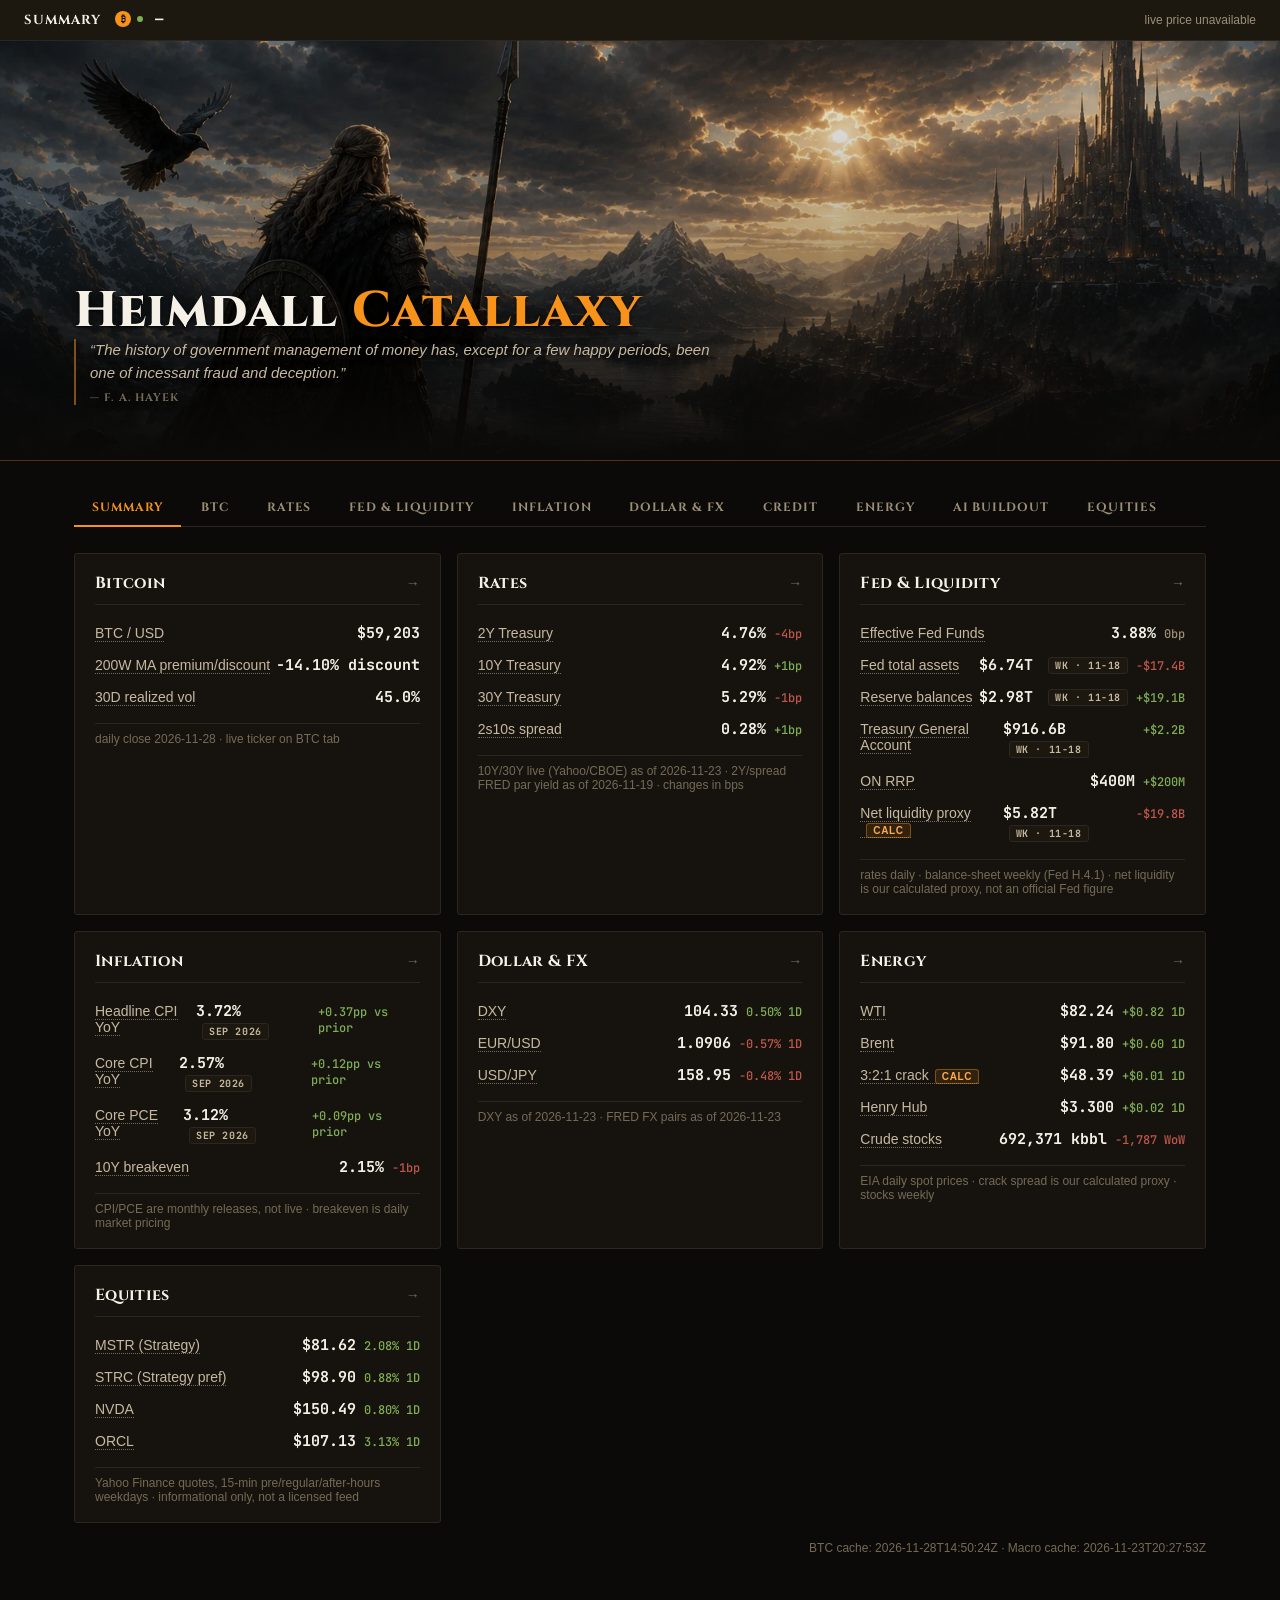
<file: index.html>
<!doctype html>
<html lang="en">
<head>
<meta charset="utf-8">
<title>Heimdall Catallaxy</title>
<!-- GitHub Pages requires index.html at the served root. The actual Summary page is
     "Heimdall Catallaxy.html" (see nav.js's "summary" entry) - this just redirects there
     rather than renaming/duplicating it, so file:// usage and every existing reference stay
     untouched. -->
<meta http-equiv="refresh" content="0; url=Heimdall Catallaxy.html">
<link rel="canonical" href="Heimdall Catallaxy.html">
</head>
<body>
<p><a href="Heimdall Catallaxy.html">Continue to Heimdall Catallaxy</a></p>
<script>window.location.replace("Heimdall Catallaxy.html");</script>
</body>
</html>
</file>
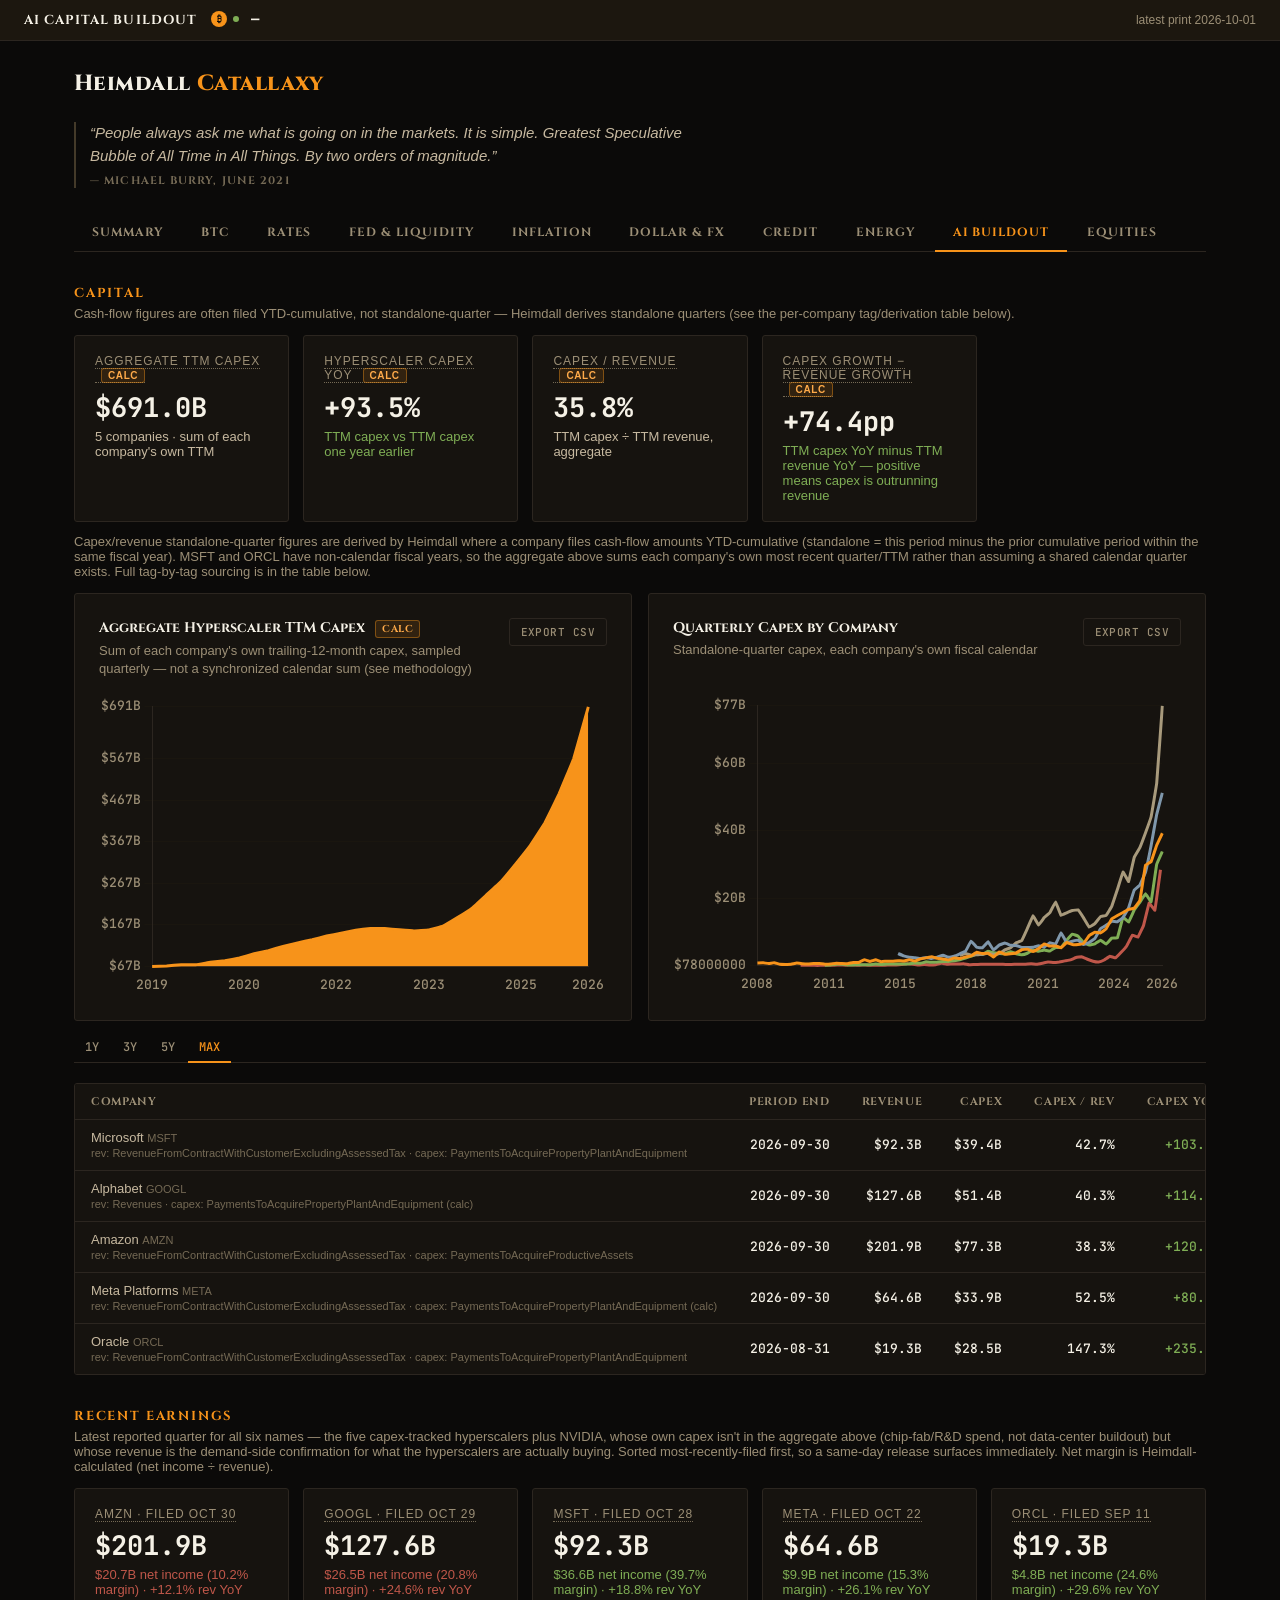
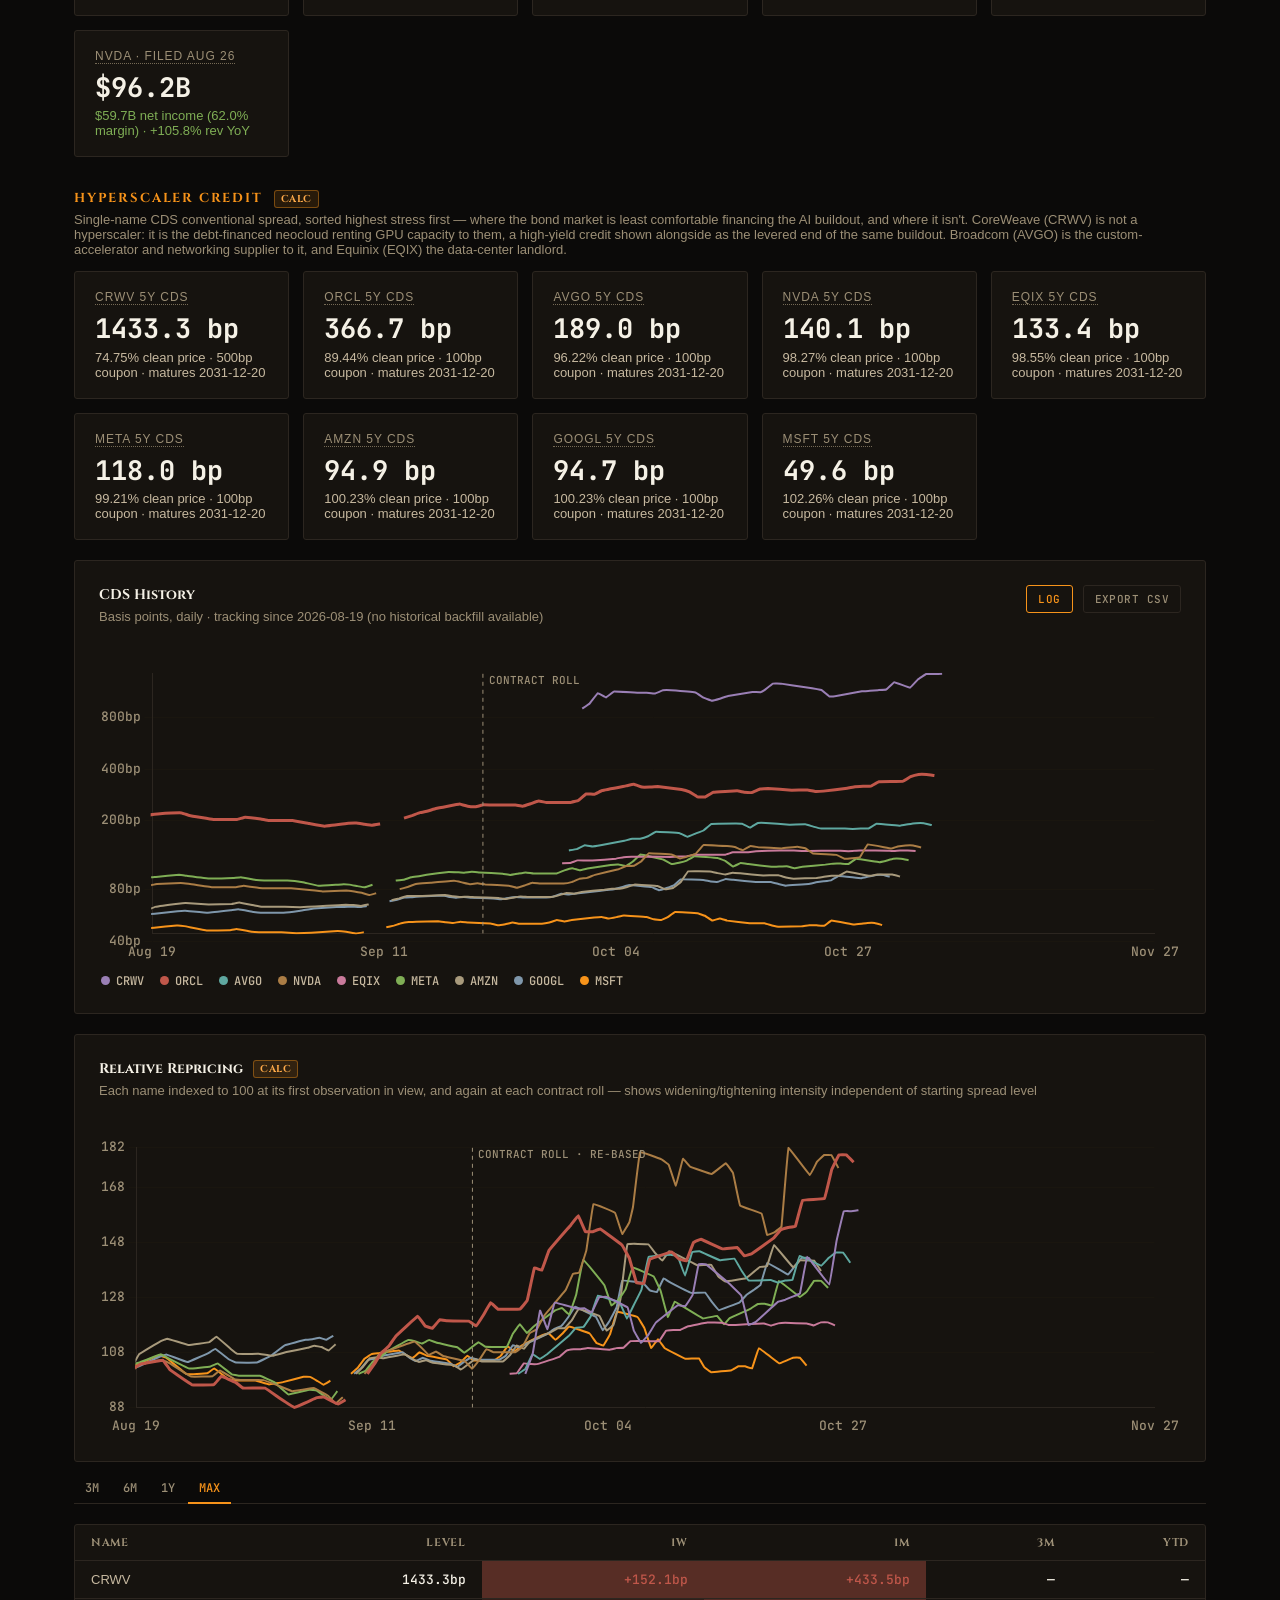
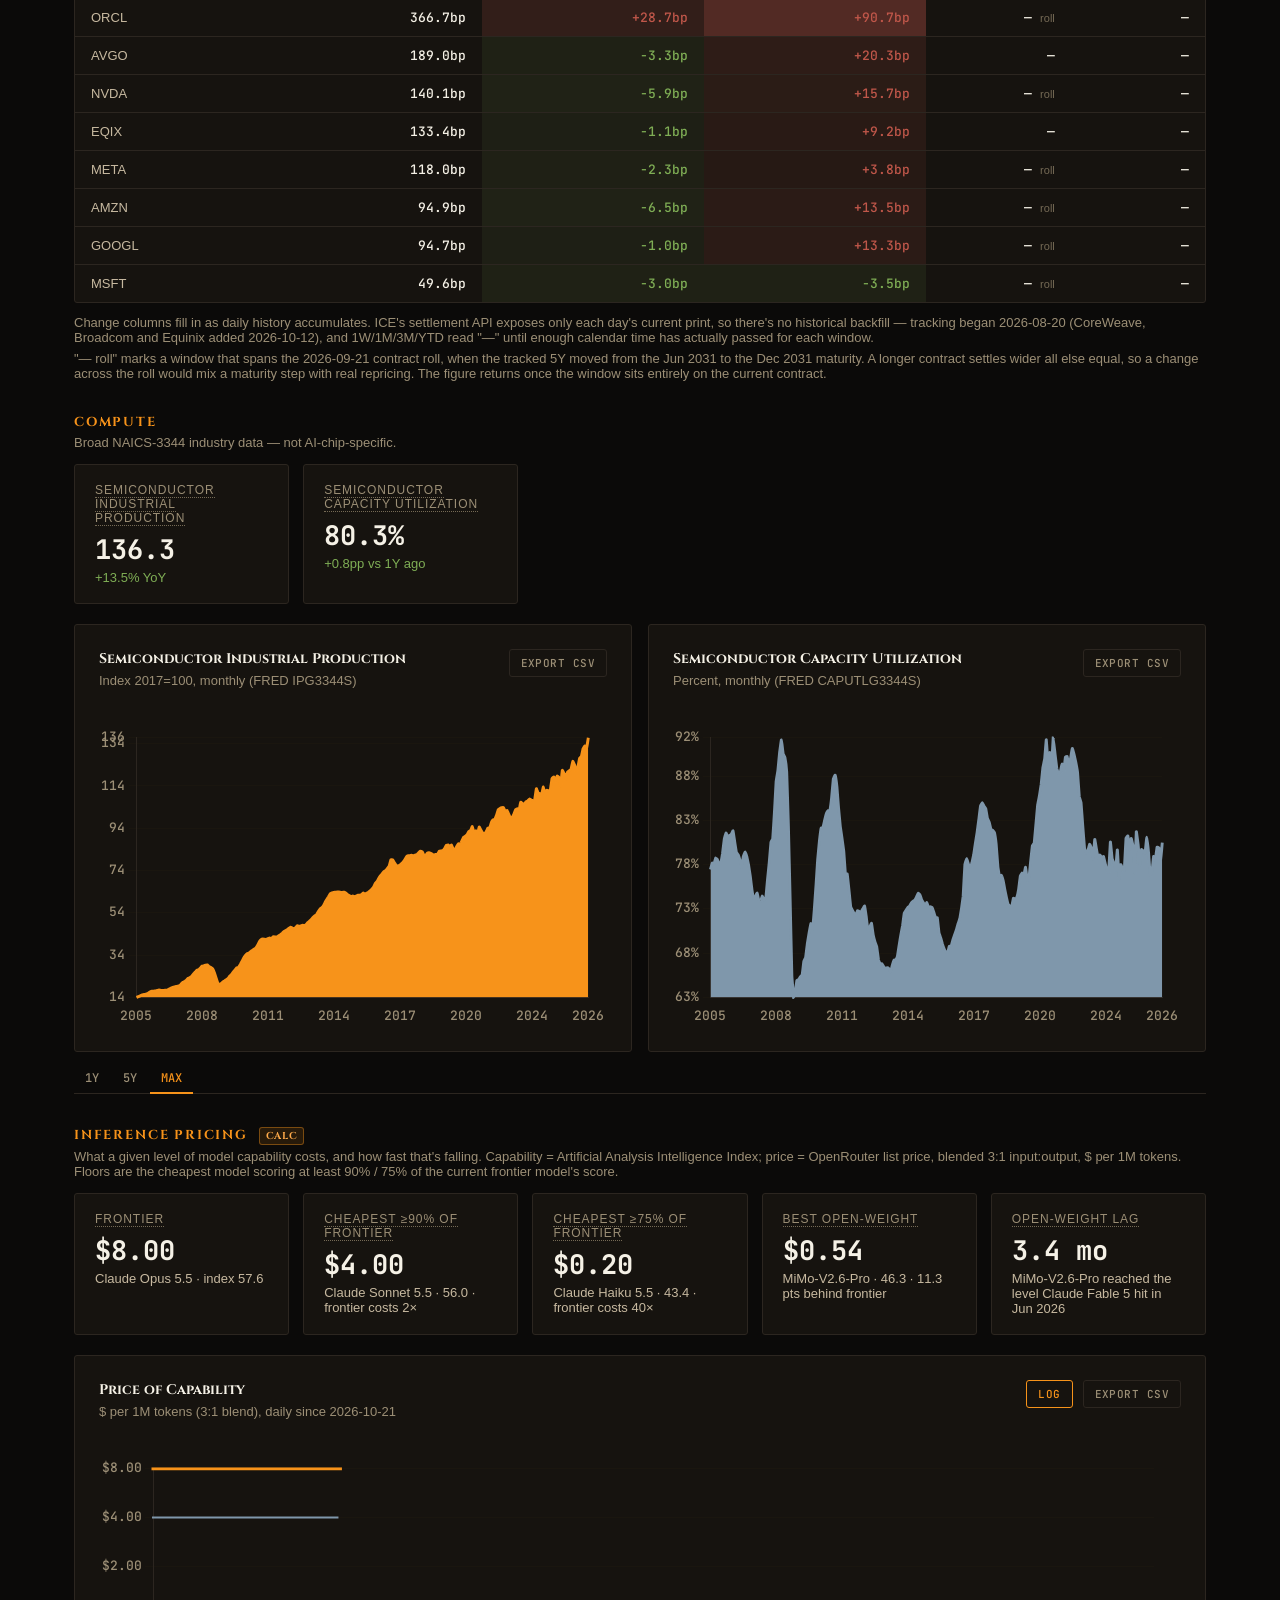
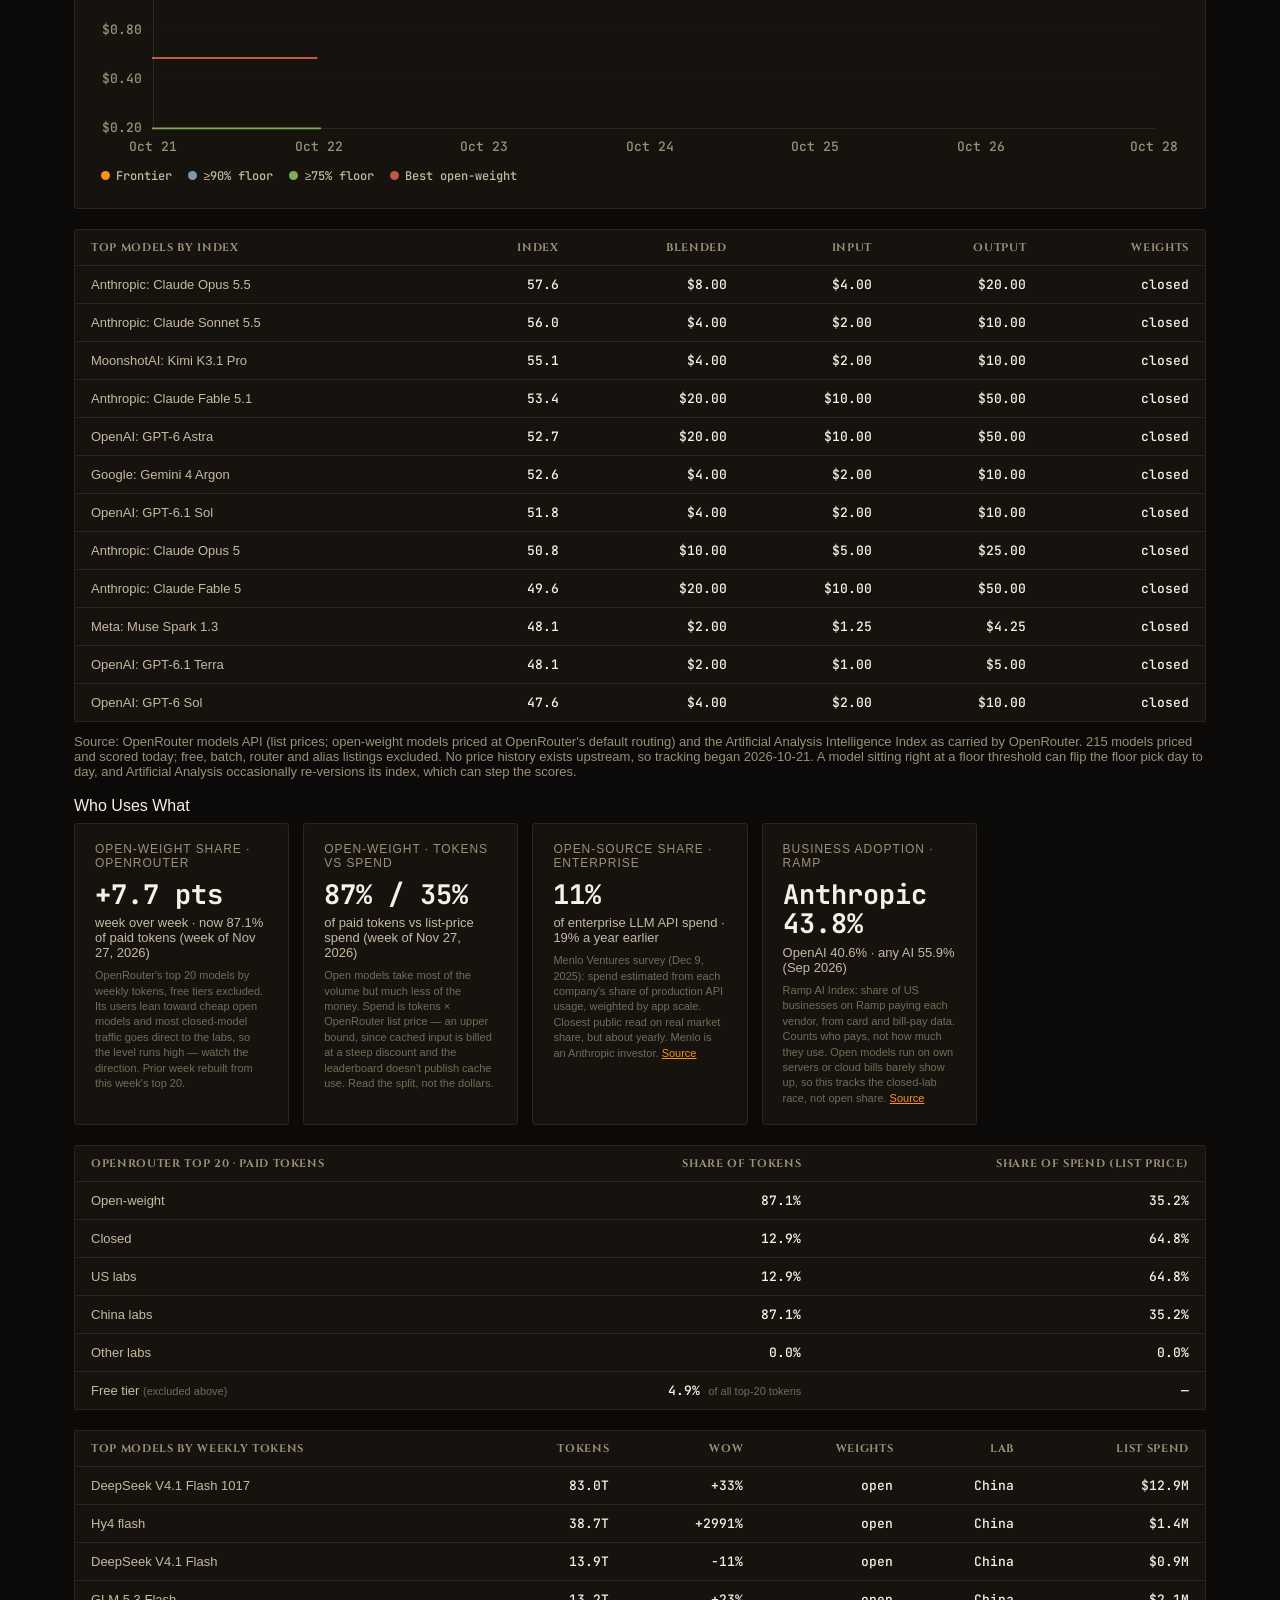
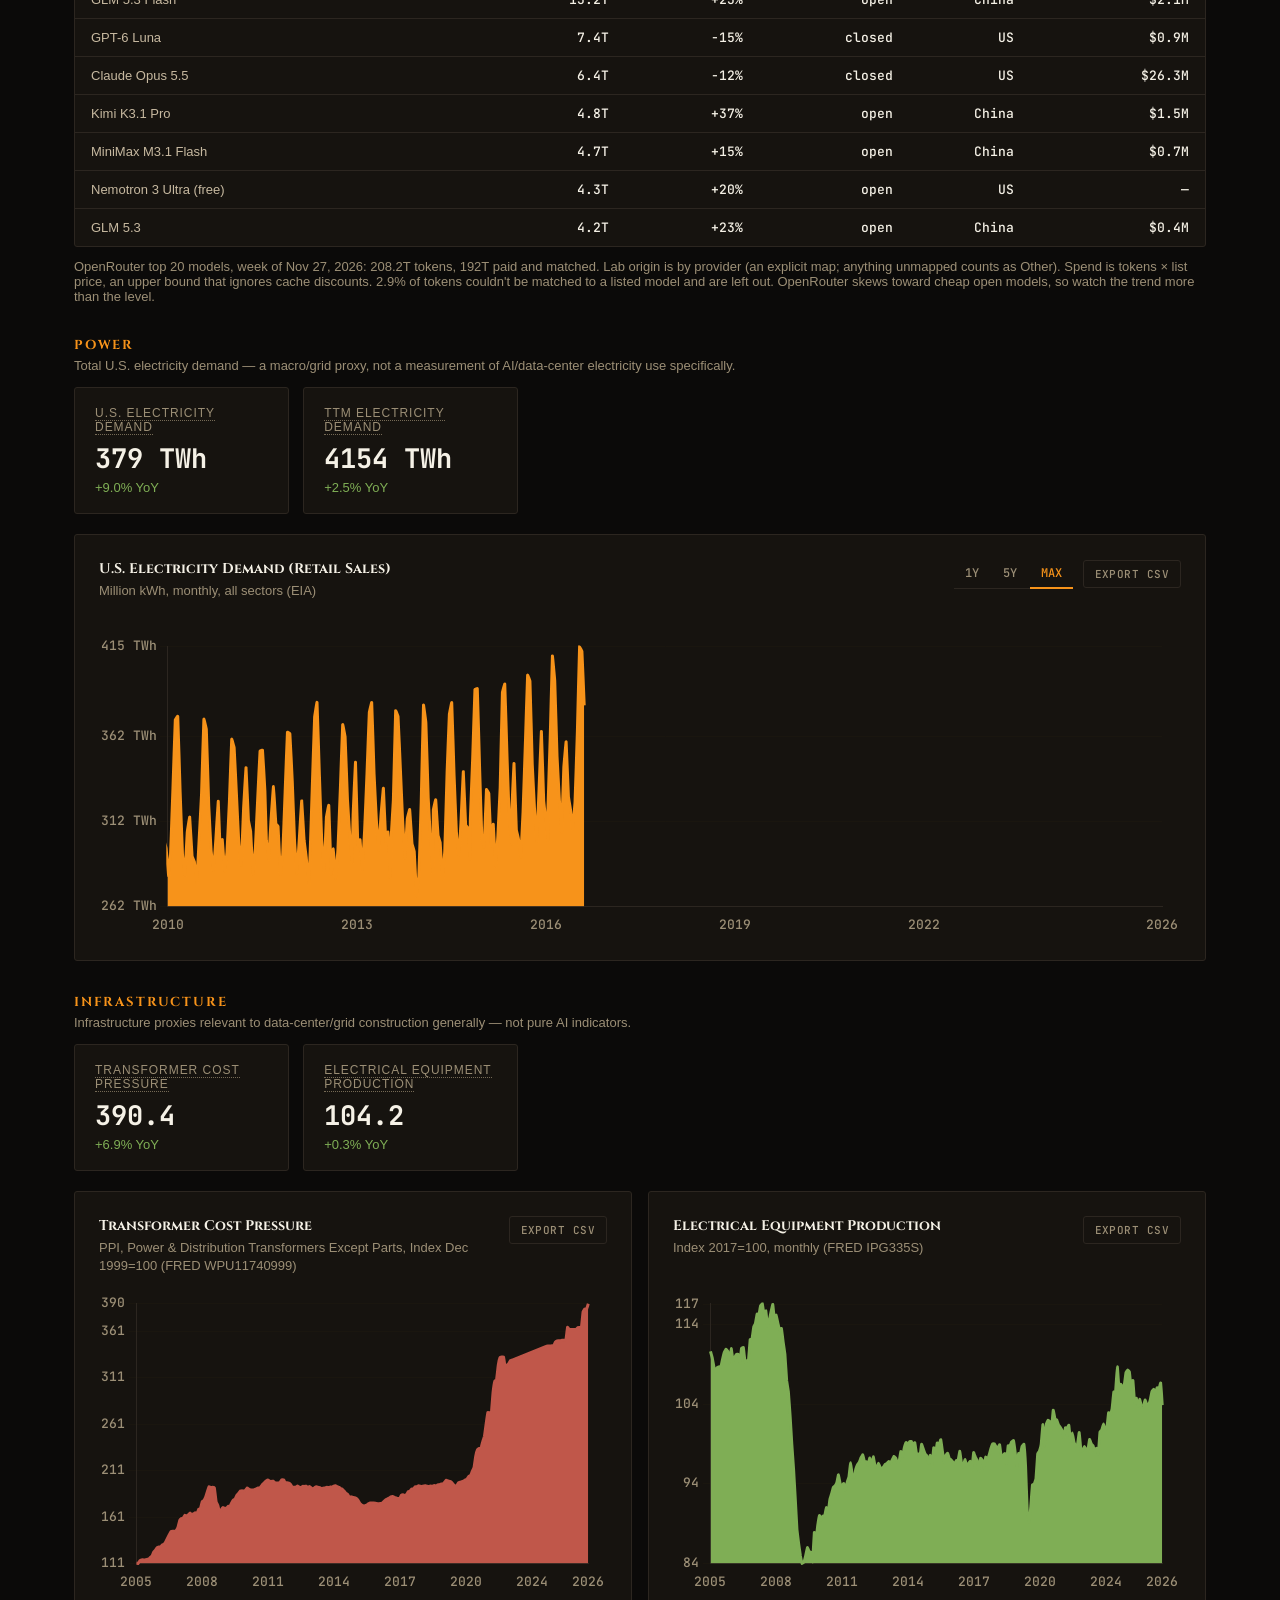
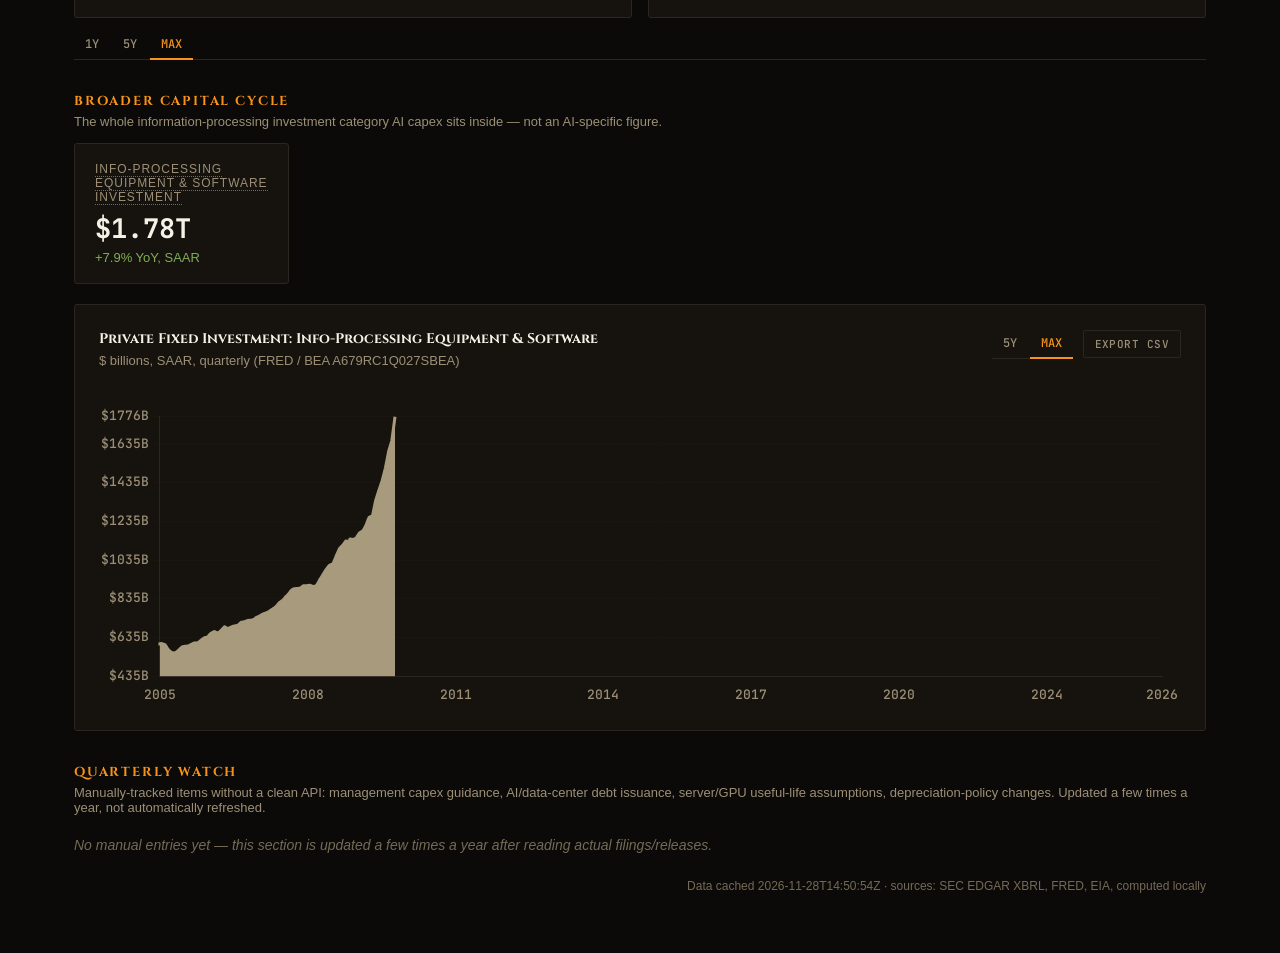
<file: AI.html>
<!doctype html>
<html lang="en">
<head>
<meta charset="utf-8">
<title>Heimdall Catallaxy — AI Buildout</title>
<meta name="viewport" content="width=device-width, initial-scale=1">
<link rel="stylesheet" href="style.css">
</head>
<body>

<div class="ticker-bar">
  <div class="ticker-left"><span class="symbol">AI CAPITAL BUILDOUT</span><span id="liveBtcMount"></span></div>
  <div class="note" id="asOfNote">—</div>
</div>

<div class="container">
  <div class="brand-row">
    <span class="brand-title">Heimdall <span class="brand-accent">Catallaxy</span></span>
  </div>
  <div class="brand-quote">
    <div class="quote-text">People always ask me what is going on in the markets. It is simple. Greatest Speculative Bubble of All Time in All Things. By two orders of magnitude.</div>
    <div class="quote-attribution">— Michael Burry, June 2021</div>
  </div>

  <div id="nav"></div>

  <div class="section-heading">Capital</div>
  <div class="section-sub">Cash-flow figures are often filed YTD-cumulative, not standalone-quarter — Heimdall derives standalone quarters (see the per-company tag/derivation table below).</div>
  <div class="stat-grid" id="group-capital"></div>
  <div class="calc-note" id="capitalCalcNote"></div>

  <div class="chart-grid">
    <div class="chart-panel">
      <div class="chart-header" style="margin-bottom:4px;">
        <div><div class="panel-title">Aggregate Hyperscaler TTM Capex <span class="calc-badge">calc</span></div><div class="panel-sub">Sum of each company's own trailing-12-month capex, sampled quarterly — not a synchronized calendar sum (see methodology)</div></div>
        <button class="scale-toggle" id="aggCapexCsvBtn">EXPORT CSV</button>
      </div>
      <div class="chart-wrap compact"><canvas id="aggCapexChart"></canvas></div>
    </div>
    <div class="chart-panel">
      <div class="chart-header" style="margin-bottom:4px;">
        <div><div class="panel-title">Quarterly Capex by Company</div><div class="panel-sub">Standalone-quarter capex, each company's own fiscal calendar</div></div>
        <button class="scale-toggle" id="companyCapexCsvBtn">EXPORT CSV</button>
      </div>
      <div class="chart-wrap compact"><canvas id="companyCapexChart"></canvas></div>
    </div>
  </div>
  <div class="range-toggle" id="capitalRangeToggle" style="margin-top:-8px; margin-bottom:20px;">
    <button data-range="1Y">1Y</button>
    <button data-range="3Y">3Y</button>
    <button data-range="5Y">5Y</button>
    <button data-range="MAX" class="active">MAX</button>
  </div>

  <div class="breakdown-table-wrap">
    <table class="breakdown-table">
      <thead>
        <tr>
          <th>Company</th>
          <th>Period End</th>
          <th>Revenue</th>
          <th>Capex</th>
          <th>Capex / Rev</th>
          <th>Capex YoY</th>
          <th>Rev YoY</th>
        </tr>
      </thead>
      <tbody id="companyBreakdownBody"></tbody>
    </table>
  </div>

  <div class="section-heading">Recent Earnings</div>
  <div class="section-sub">Latest reported quarter for all six names — the five capex-tracked hyperscalers plus NVIDIA, whose own capex isn't in the aggregate above (chip-fab/R&amp;D spend, not data-center buildout) but whose revenue is the demand-side confirmation for what the hyperscalers are actually buying. Sorted most-recently-filed first, so a same-day release surfaces immediately. Net margin is Heimdall-calculated (net income ÷ revenue).</div>
  <div class="stat-grid" id="group-earnings"></div>

  <div class="section-heading">Hyperscaler Credit <span class="calc-badge">calc</span></div>
  <div class="section-sub">Single-name CDS conventional spread, sorted highest stress first — where the bond market is least comfortable financing the AI buildout, and where it isn't. CoreWeave (CRWV) is not a hyperscaler: it is the debt-financed neocloud renting GPU capacity to them, a high-yield credit shown alongside as the levered end of the same buildout. Broadcom (AVGO) is the custom-accelerator and networking supplier to it, and Equinix (EQIX) the data-center landlord.</div>
  <div class="stat-grid" id="group-credit"></div>

  <div class="chart-panel" style="margin-bottom:20px;">
    <div class="chart-header" style="margin-bottom:4px;">
      <div><div class="panel-title">CDS History</div><div class="panel-sub" id="cdsHistorySub">Basis points, daily</div></div>
      <div class="chart-controls">
        <button class="scale-toggle" id="cdsLogToggle">LOG</button>
        <button class="scale-toggle" id="cdsHistoryCsvBtn">EXPORT CSV</button>
      </div>
    </div>
    <div class="chart-wrap compact"><canvas id="cdsHistoryChart"></canvas></div>
    <div class="mini-legend" id="cdsLegend"></div>
  </div>

  <div class="chart-panel" style="margin-bottom:20px;">
    <div class="chart-header" style="margin-bottom:4px;">
      <div><div class="panel-title">Relative Repricing <span class="calc-badge">calc</span></div><div class="panel-sub">Each name indexed to 100 at its first observation in view, and again at each contract roll — shows widening/tightening intensity independent of starting spread level</div></div>
    </div>
    <div class="chart-wrap compact"><canvas id="cdsIndexedChart"></canvas></div>
  </div>

  <div class="range-toggle" id="cdsRangeToggle" style="margin-top:-8px; margin-bottom:20px;">
    <button data-range="3M">3M</button>
    <button data-range="6M">6M</button>
    <button data-range="1Y">1Y</button>
    <button data-range="MAX" class="active">MAX</button>
  </div>

  <div class="breakdown-table-wrap">
    <table class="breakdown-table" id="cdsChangeTable">
      <thead>
        <tr>
          <th>Name</th>
          <th>Level</th>
          <th>1W</th>
          <th>1M</th>
          <th>3M</th>
          <th>YTD</th>
        </tr>
      </thead>
      <tbody id="cdsChangeBody"></tbody>
    </table>
  </div>
  <div class="calc-note">Change columns fill in as daily history accumulates. ICE's settlement API exposes only each day's current print, so there's no historical backfill — tracking began 2026-08-20 (CoreWeave, Broadcom and Equinix added 2026-10-12), and 1W/1M/3M/YTD read "—" until enough calendar time has actually passed for each window.</div>
  <div class="calc-note" id="cdsRollNote"></div>

  <div class="section-heading">Compute</div>
  <div class="section-sub">Broad NAICS-3344 industry data — not AI-chip-specific.</div>
  <div class="stat-grid" id="group-compute"></div>
  <div class="chart-grid">
    <div class="chart-panel">
      <div class="chart-header" style="margin-bottom:4px;">
        <div><div class="panel-title">Semiconductor Industrial Production</div><div class="panel-sub">Index 2017=100, monthly (FRED IPG3344S)</div></div>
        <button class="scale-toggle" id="semiIPCsvBtn">EXPORT CSV</button>
      </div>
      <div class="chart-wrap compact"><canvas id="semiIPChart"></canvas></div>
    </div>
    <div class="chart-panel">
      <div class="chart-header" style="margin-bottom:4px;">
        <div><div class="panel-title">Semiconductor Capacity Utilization</div><div class="panel-sub">Percent, monthly (FRED CAPUTLG3344S)</div></div>
        <button class="scale-toggle" id="semiCapUtilCsvBtn">EXPORT CSV</button>
      </div>
      <div class="chart-wrap compact"><canvas id="semiCapUtilChart"></canvas></div>
    </div>
  </div>
  <div class="range-toggle" id="computeRangeToggle" style="margin-top:-8px; margin-bottom:20px;">
    <button data-range="1Y">1Y</button>
    <button data-range="5Y">5Y</button>
    <button data-range="MAX" class="active">MAX</button>
  </div>

  <div class="section-heading">Inference Pricing <span class="calc-badge">calc</span></div>
  <div class="section-sub">What a given level of model capability costs, and how fast that's falling. Capability = Artificial Analysis Intelligence Index; price = OpenRouter list price, blended 3:1 input:output, $ per 1M tokens. Floors are the cheapest model scoring at least 90% / 75% of the current frontier model's score.</div>
  <div class="stat-grid" id="group-tokens"></div>
  <div class="chart-panel" style="margin-bottom:20px;">
    <div class="chart-header" style="margin-bottom:4px;">
      <div><div class="panel-title">Price of Capability</div><div class="panel-sub" id="tokenPriceSub">$ per 1M tokens (3:1 blend), daily</div></div>
      <div class="chart-controls">
        <button class="scale-toggle" id="tokenLogToggle">LOG</button>
        <button class="scale-toggle" id="tokenPriceCsvBtn">EXPORT CSV</button>
      </div>
    </div>
    <div class="chart-wrap compact"><canvas id="tokenPriceChart"></canvas></div>
    <div class="mini-legend" id="tokenLegend"></div>
  </div>
  <div class="breakdown-table-wrap">
    <table class="breakdown-table">
      <thead>
        <tr>
          <th>Top models by index</th>
          <th>Index</th>
          <th>Blended</th>
          <th>Input</th>
          <th>Output</th>
          <th>Weights</th>
        </tr>
      </thead>
      <tbody id="tokenTopBody"></tbody>
    </table>
  </div>
  <div class="calc-note" id="tokenCalcNote"></div>
  <div class="panel-title" style="margin:18px 0 8px;">Who Uses What</div>
  <div class="stat-grid" id="group-usage"></div>
  <div class="breakdown-table-wrap">
    <table class="breakdown-table">
      <thead>
        <tr>
          <th>OpenRouter top 20 · paid tokens</th>
          <th>Share of tokens</th>
          <th>Share of spend (list price)</th>
        </tr>
      </thead>
      <tbody id="usageSplitBody"></tbody>
    </table>
  </div>
  <div class="breakdown-table-wrap">
    <table class="breakdown-table">
      <thead>
        <tr>
          <th>Top models by weekly tokens</th>
          <th>Tokens</th>
          <th>WoW</th>
          <th>Weights</th>
          <th>Lab</th>
          <th>List spend</th>
        </tr>
      </thead>
      <tbody id="usageModelsBody"></tbody>
    </table>
  </div>
  <div class="calc-note" id="usageCalcNote"></div>

  <div class="section-heading">Power</div>
  <div class="section-sub">Total U.S. electricity demand — a macro/grid proxy, not a measurement of AI/data-center electricity use specifically.</div>
  <div class="stat-grid" id="group-power"></div>
  <div class="chart-panel">
    <div class="chart-header" style="margin-bottom:4px;">
      <div><div class="panel-title">U.S. Electricity Demand (Retail Sales)</div><div class="panel-sub">Million kWh, monthly, all sectors (EIA)</div></div>
      <div class="chart-controls">
        <div class="range-toggle" id="powerRangeToggle">
          <button data-range="1Y">1Y</button>
          <button data-range="5Y">5Y</button>
          <button data-range="MAX" class="active">MAX</button>
        </div>
        <button class="scale-toggle" id="elecDemandCsvBtn">EXPORT CSV</button>
      </div>
    </div>
    <div class="chart-wrap compact"><canvas id="elecDemandChart"></canvas></div>
  </div>
  <div style="margin-bottom:20px;"></div>

  <div class="section-heading">Infrastructure</div>
  <div class="section-sub">Infrastructure proxies relevant to data-center/grid construction generally — not pure AI indicators.</div>
  <div class="stat-grid" id="group-infrastructure"></div>
  <div class="chart-grid">
    <div class="chart-panel">
      <div class="chart-header" style="margin-bottom:4px;">
        <div><div class="panel-title">Transformer Cost Pressure</div><div class="panel-sub">PPI, Power & Distribution Transformers Except Parts, Index Dec 1999=100 (FRED WPU11740999)</div></div>
        <button class="scale-toggle" id="transformerCsvBtn">EXPORT CSV</button>
      </div>
      <div class="chart-wrap compact"><canvas id="transformerChart"></canvas></div>
    </div>
    <div class="chart-panel">
      <div class="chart-header" style="margin-bottom:4px;">
        <div><div class="panel-title">Electrical Equipment Production</div><div class="panel-sub">Index 2017=100, monthly (FRED IPG335S)</div></div>
        <button class="scale-toggle" id="elecEquipCsvBtn">EXPORT CSV</button>
      </div>
      <div class="chart-wrap compact"><canvas id="elecEquipChart"></canvas></div>
    </div>
  </div>
  <div class="range-toggle" id="infraRangeToggle" style="margin-top:-8px; margin-bottom:20px;">
    <button data-range="1Y">1Y</button>
    <button data-range="5Y">5Y</button>
    <button data-range="MAX" class="active">MAX</button>
  </div>

  <div class="section-heading">Broader Capital Cycle</div>
  <div class="section-sub">The whole information-processing investment category AI capex sits inside — not an AI-specific figure.</div>
  <div class="stat-grid" id="group-capitalcycle"></div>
  <div class="chart-panel" style="margin-bottom:20px;">
    <div class="chart-header" style="margin-bottom:4px;">
      <div><div class="panel-title">Private Fixed Investment: Info-Processing Equipment &amp; Software</div><div class="panel-sub">$ billions, SAAR, quarterly (FRED / BEA A679RC1Q027SBEA)</div></div>
      <div class="chart-controls">
        <div class="range-toggle" id="capCycleRangeToggle">
          <button data-range="5Y">5Y</button>
          <button data-range="MAX" class="active">MAX</button>
        </div>
        <button class="scale-toggle" id="capCycleCsvBtn">EXPORT CSV</button>
      </div>
    </div>
    <div class="chart-wrap compact"><canvas id="capCycleChart"></canvas></div>
  </div>

  <div class="section-heading">Quarterly Watch</div>
  <div class="section-sub">Manually-tracked items without a clean API: management capex guidance, AI/data-center debt issuance, server/GPU useful-life assumptions, depreciation-policy changes. Updated a few times a year, not automatically refreshed.</div>
  <div id="quarterlyWatchList"></div>

  <div class="footer-note" id="generatedNote"></div>
</div>

<script>window.HEIMDALL_PAGE = "ai";</script>
<script src="nav.js"></script>
<script src="format.js"></script>
<script src="vendor/chart.umd.min.js"></script>
<script src="charts.js"></script>
<script src="data/ai_data.js"></script>
<script src="data/ai_manual.js"></script>
<script src="data/cds_data.js"></script>
<script src="ai_app.js"></script>
<script src="data/token_pricing_data.js"></script>
<script src="ai_tokens_app.js"></script>
<script src="data/ai_usage_data.js"></script>
<script src="ai_usage_app.js"></script>
<script src="ticker.js"></script>
</body>
</html>
</file>
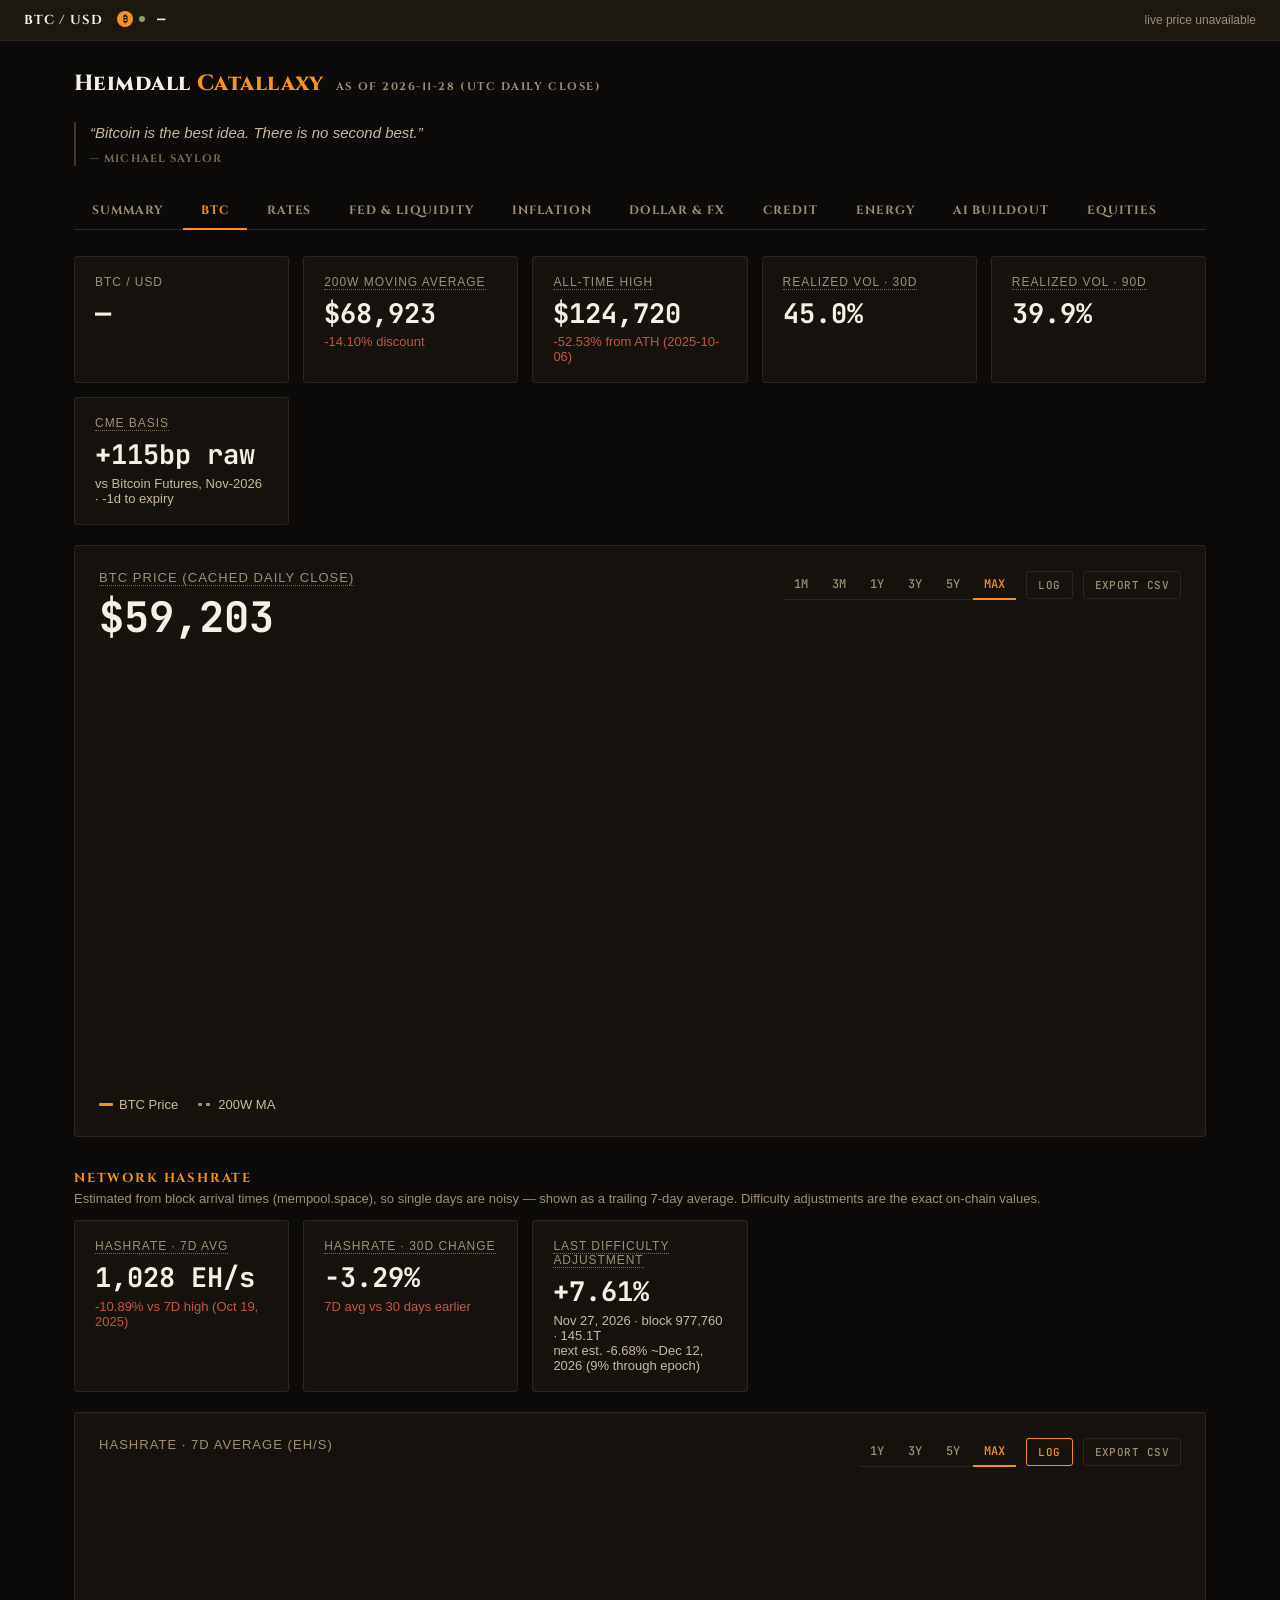
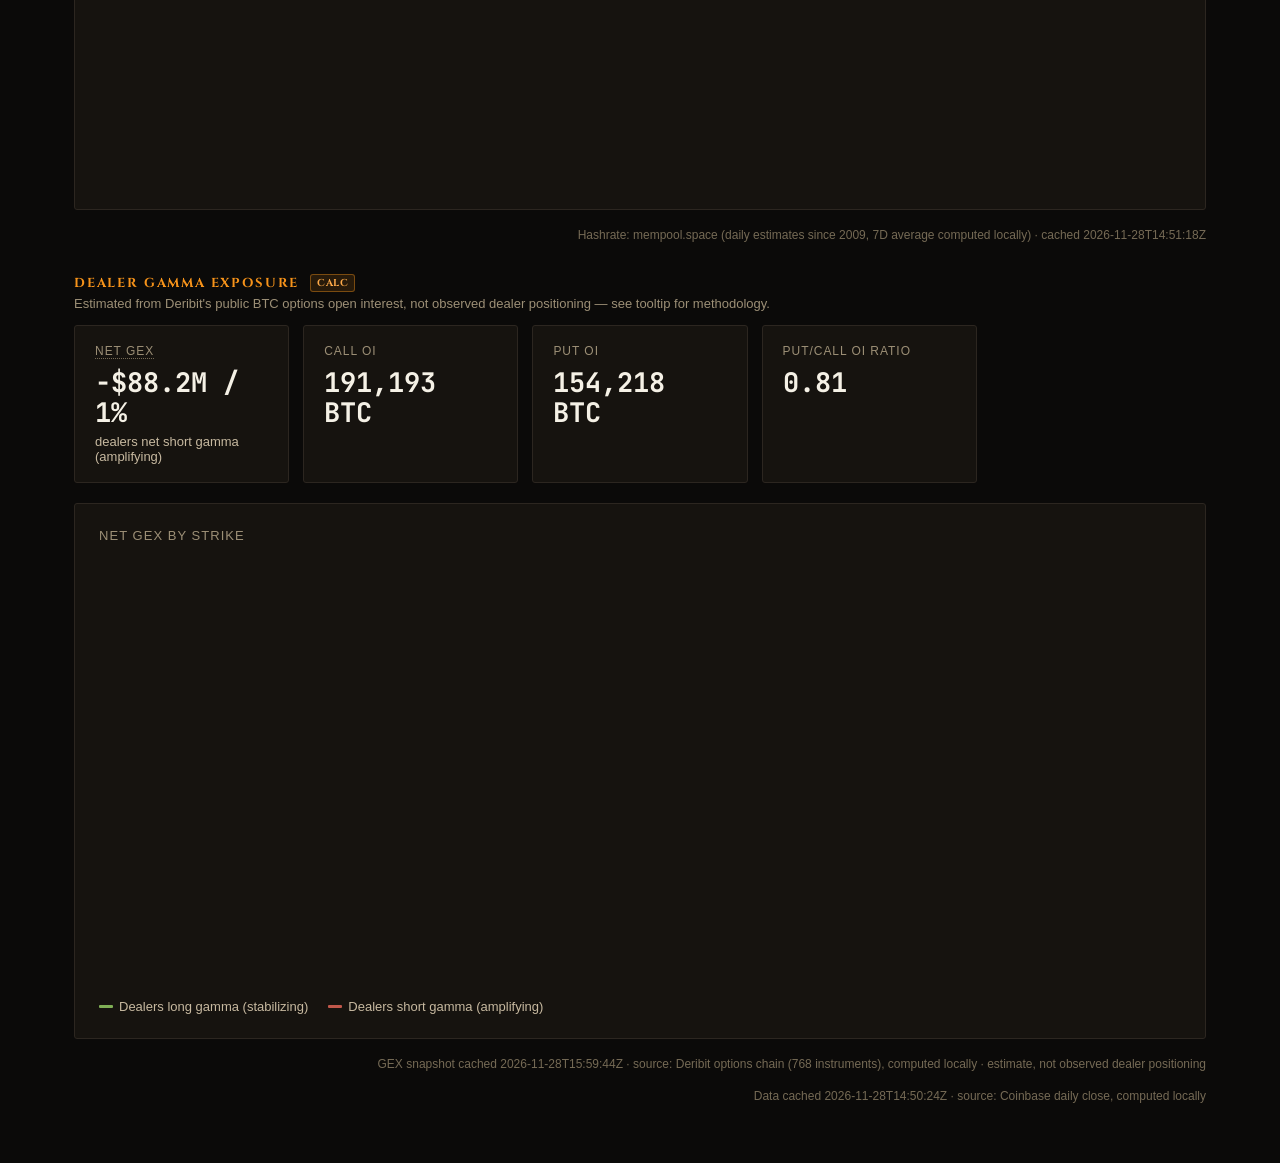
<file: BTC.html>
<!doctype html>
<html lang="en">
<head>
<meta charset="utf-8">
<title>Heimdall Catallaxy — BTC</title>
<meta name="viewport" content="width=device-width, initial-scale=1">
<link rel="stylesheet" href="style.css">
</head>
<body>

<div class="ticker-bar">
  <div class="ticker-left">
    <span class="symbol">BTC / USD</span>
    <span id="liveBtcMount"></span>
  </div>
  <div class="note" id="liveBtcNote">connecting…</div>
</div>

<div class="container">
  <div class="brand-row">
    <span class="brand-title">Heimdall <span class="brand-accent">Catallaxy</span></span>
    <span class="brand-sub" id="asOfLabel"></span>
  </div>
  <div class="brand-quote">
    <div class="quote-text">Bitcoin is the best idea. There is no second best.</div>
    <div class="quote-attribution">— Michael Saylor</div>
  </div>

  <div id="nav"></div>

  <div class="stat-grid">
    <div class="stat-card">
      <div class="stat-label">BTC / USD</div>
      <div class="stat-value btc-live-mirror" id="statLivePrice">—</div>
    </div>
    <div class="stat-card">
      <div class="stat-label">200W Moving Average</div>
      <div class="stat-value" id="statMA">—</div>
      <div class="stat-sub" id="statPremium">—</div>
    </div>
    <div class="stat-card">
      <div class="stat-label">All-Time High</div>
      <div class="stat-value" id="statATH">—</div>
      <div class="stat-sub" id="statDrawdown">—</div>
    </div>
    <div class="stat-card">
      <div class="stat-label">Realized Vol · 30D</div>
      <div class="stat-value" id="statVol30">—</div>
    </div>
    <div class="stat-card">
      <div class="stat-label">Realized Vol · 90D</div>
      <div class="stat-value" id="statVol90">—</div>
    </div>
    <div class="stat-card">
      <div class="stat-label">CME Basis</div>
      <div class="stat-value" id="statBasis">—</div>
      <div class="stat-sub" id="statBasisSub">—</div>
    </div>
  </div>

  <div class="chart-panel">
    <div class="chart-header">
      <div>
        <div class="hero-label">BTC Price (cached daily close)</div>
        <div class="hero-price" id="heroPrice">—</div>
      </div>
      <div class="chart-controls">
        <div class="range-toggle" id="rangeToggle">
          <button data-range="1M">1M</button>
          <button data-range="3M">3M</button>
          <button data-range="1Y">1Y</button>
          <button data-range="3Y">3Y</button>
          <button data-range="5Y">5Y</button>
          <button data-range="MAX" class="active">MAX</button>
        </div>
        <button class="scale-toggle" id="logToggle">LOG</button>
        <button class="scale-toggle" id="btcCsvBtn">EXPORT CSV</button>
      </div>
    </div>

    <div class="chart-wrap">
      <canvas id="btcChart"></canvas>
    </div>

    <div class="legend-row">
      <span class="legend-item"><span class="legend-swatch price"></span>BTC Price</span>
      <span class="legend-item"><span class="legend-swatch ma"></span>200W MA</span>
    </div>
  </div>

  <div class="section-heading">Network Hashrate</div>
  <div class="section-sub">Estimated from block arrival times (mempool.space), so single days are noisy — shown as a trailing 7-day average. Difficulty adjustments are the exact on-chain values.</div>
  <div class="stat-grid" id="group-hashrate"></div>
  <div class="chart-panel">
    <div class="chart-header">
      <div><div class="hero-label">Hashrate · 7D Average (EH/s)</div></div>
      <div class="chart-controls">
        <div class="range-toggle" id="hashRangeToggle">
          <button data-range="1Y">1Y</button>
          <button data-range="3Y">3Y</button>
          <button data-range="5Y">5Y</button>
          <button data-range="MAX">MAX</button>
        </div>
        <button class="scale-toggle" id="hashLogToggle">LOG</button>
        <button class="scale-toggle" id="hashCsvBtn">EXPORT CSV</button>
      </div>
    </div>
    <div class="chart-wrap compact"><canvas id="hashChart"></canvas></div>
  </div>
  <div class="footer-note" id="hashGeneratedNote"></div>

  <div class="section-heading">Dealer Gamma Exposure <span class="calc-badge">calc</span></div>
  <div class="section-sub">Estimated from Deribit's public BTC options open interest, not observed dealer positioning — see tooltip for methodology.</div>

  <div class="stat-grid">
    <div class="stat-card">
      <div class="stat-label">Net GEX</div>
      <div class="stat-value" id="gexNet">—</div>
      <div class="stat-sub" id="gexRegime">—</div>
    </div>
    <div class="stat-card">
      <div class="stat-label">Call OI</div>
      <div class="stat-value" id="gexCallOi">—</div>
    </div>
    <div class="stat-card">
      <div class="stat-label">Put OI</div>
      <div class="stat-value" id="gexPutOi">—</div>
    </div>
    <div class="stat-card">
      <div class="stat-label">Put/Call OI Ratio</div>
      <div class="stat-value" id="gexPcRatio">—</div>
    </div>
  </div>

  <div class="chart-panel">
    <div class="chart-header">
      <div>
        <div class="hero-label">Net GEX by Strike</div>
      </div>
    </div>
    <div class="chart-wrap">
      <canvas id="gexChart"></canvas>
    </div>
    <div class="legend-row">
      <span class="legend-item"><span class="legend-swatch" style="background:var(--positive)"></span>Dealers long gamma (stabilizing)</span>
      <span class="legend-item"><span class="legend-swatch" style="background:var(--negative)"></span>Dealers short gamma (amplifying)</span>
    </div>
  </div>

  <div class="footer-note" id="gexGeneratedNote"></div>

  <div class="footer-note" id="generatedNote"></div>
</div>

<script>window.HEIMDALL_PAGE = "btc";</script>
<script src="nav.js"></script>
<script src="format.js"></script>
<script src="vendor/chart.umd.min.js"></script>
<script src="charts.js"></script>
<script src="data/btc_data.js"></script>
<script src="data/gex_data.js"></script>
<script src="app.js"></script>
<script src="data/hashrate_data.js"></script>
<script src="btc_hashrate_app.js"></script>
<script src="ticker.js"></script>
</body>
</html>
</file>
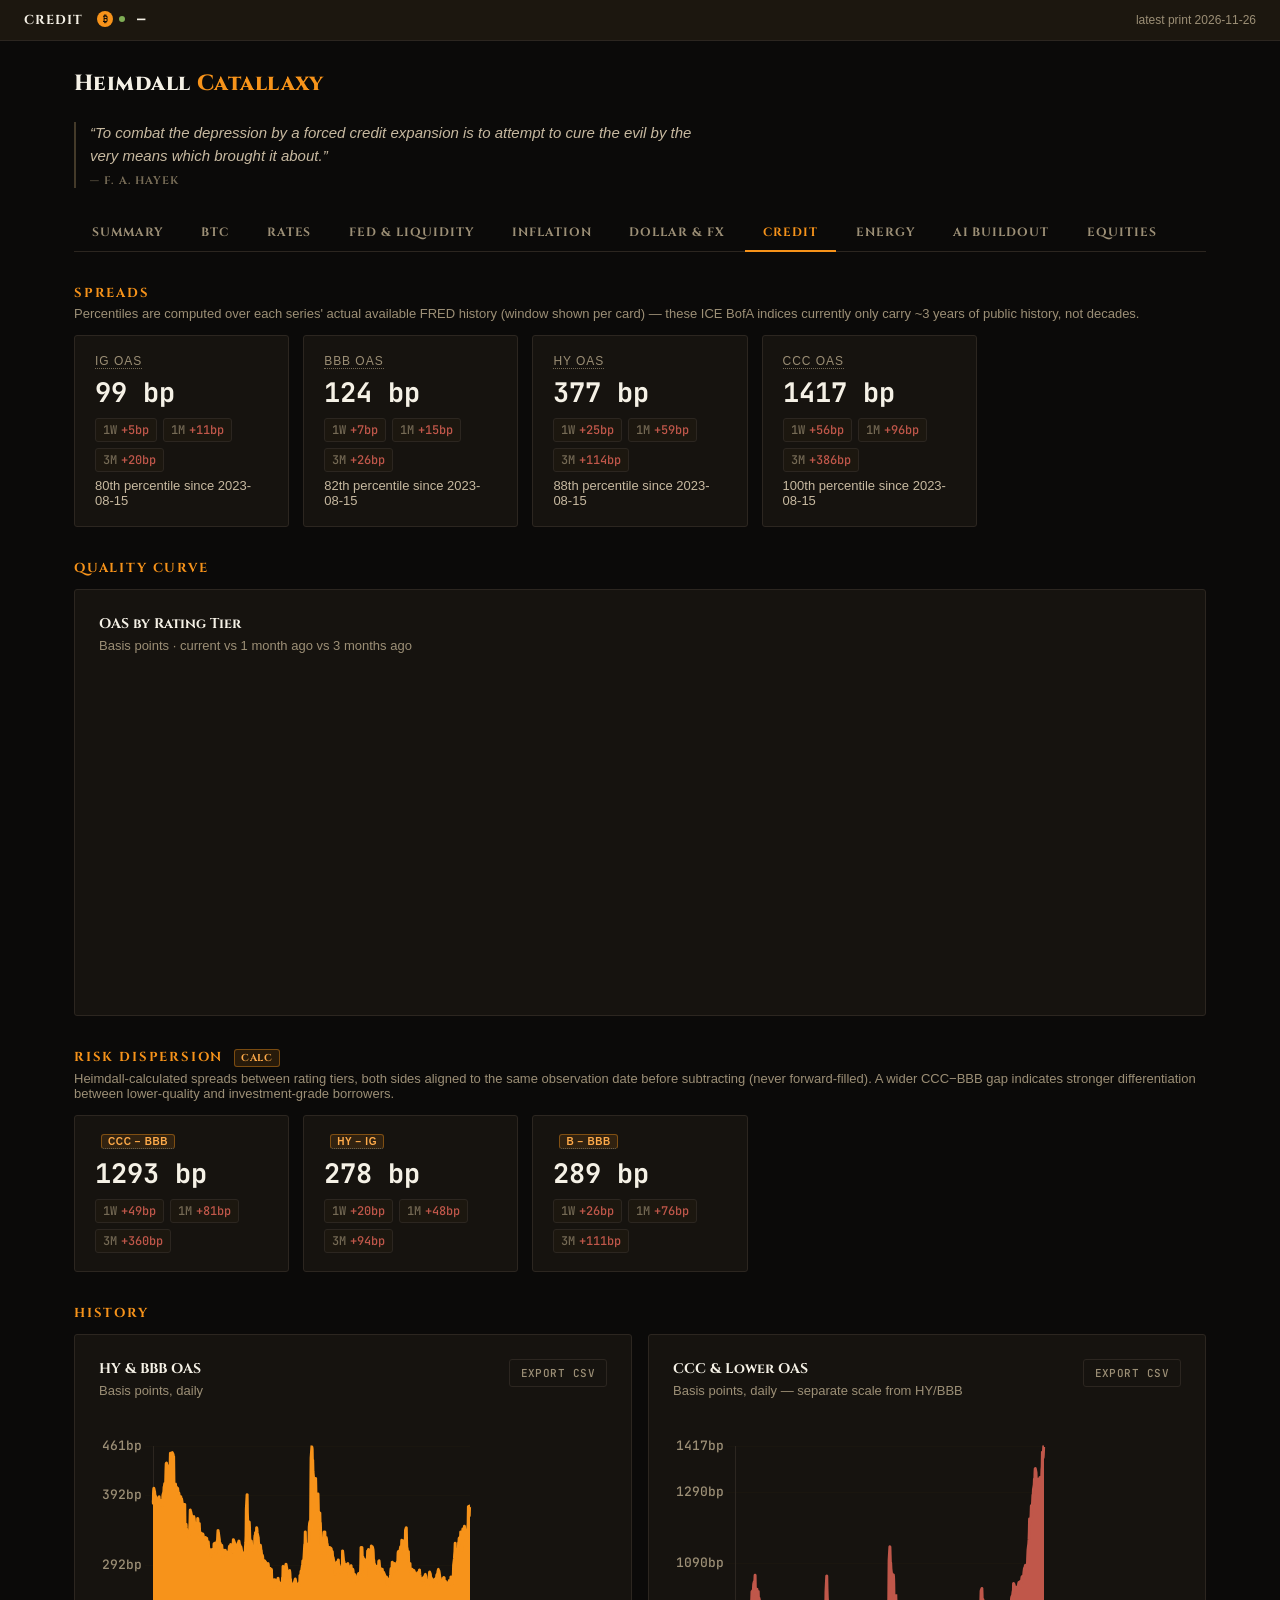
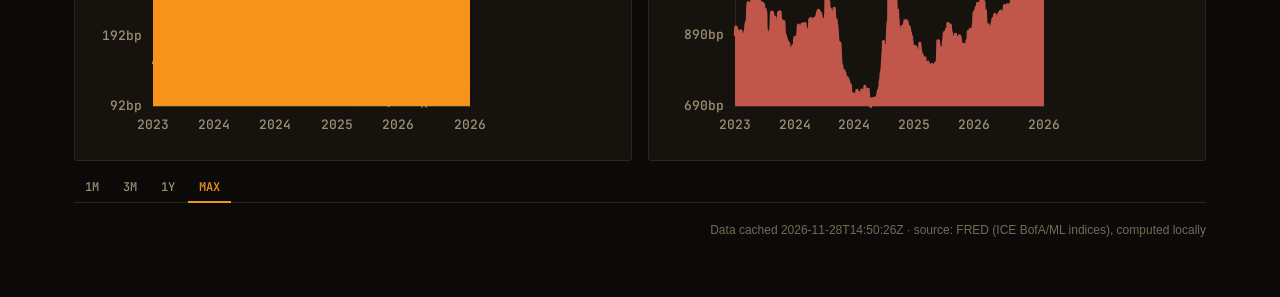
<file: Credit.html>
<!doctype html>
<html lang="en">
<head>
<meta charset="utf-8">
<title>Heimdall Catallaxy — Credit</title>
<meta name="viewport" content="width=device-width, initial-scale=1">
<link rel="stylesheet" href="style.css">
</head>
<body>

<div class="ticker-bar">
  <div class="ticker-left"><span class="symbol">CREDIT</span><span id="liveBtcMount"></span></div>
  <div class="note" id="asOfNote">—</div>
</div>

<div class="container">
  <div class="brand-row">
    <span class="brand-title">Heimdall <span class="brand-accent">Catallaxy</span></span>
  </div>
  <div class="brand-quote">
    <div class="quote-text">To combat the depression by a forced credit expansion is to attempt to cure the evil by the very means which brought it about.</div>
    <div class="quote-attribution">— F. A. Hayek</div>
  </div>

  <div id="nav"></div>

  <div class="section-heading">Spreads</div>
  <div class="section-sub">Percentiles are computed over each series' actual available FRED history (window shown per card) — these ICE BofA indices currently only carry ~3 years of public history, not decades.</div>
  <div class="stat-grid" id="group-spreads"></div>

  <div class="section-heading">Quality Curve</div>
  <div class="chart-panel" style="margin-bottom:20px;">
    <div class="chart-header" style="margin-bottom:4px;">
      <div><div class="panel-title">OAS by Rating Tier</div><div class="panel-sub">Basis points · current vs 1 month ago vs 3 months ago</div></div>
    </div>
    <div class="chart-wrap compact"><canvas id="qualityCurveChart"></canvas></div>
  </div>

  <div class="section-heading">Risk Dispersion <span class="calc-badge">calc</span></div>
  <div class="calc-note">Heimdall-calculated spreads between rating tiers, both sides aligned to the same observation date before subtracting (never forward-filled). A wider CCC−BBB gap indicates stronger differentiation between lower-quality and investment-grade borrowers.</div>
  <div class="stat-grid" id="group-dispersion"></div>

  <div class="section-heading">History</div>
  <div class="chart-grid">
    <div class="chart-panel">
      <div class="chart-header" style="margin-bottom:4px;">
        <div><div class="panel-title">HY &amp; BBB OAS</div><div class="panel-sub">Basis points, daily</div></div>
        <button class="scale-toggle" id="hyBbbCsvBtn">EXPORT CSV</button>
      </div>
      <div class="chart-wrap compact"><canvas id="hyBbbChart"></canvas></div>
    </div>
    <div class="chart-panel">
      <div class="chart-header" style="margin-bottom:4px;">
        <div><div class="panel-title">CCC &amp; Lower OAS</div><div class="panel-sub">Basis points, daily — separate scale from HY/BBB</div></div>
        <button class="scale-toggle" id="cccCsvBtn">EXPORT CSV</button>
      </div>
      <div class="chart-wrap compact"><canvas id="cccChart"></canvas></div>
    </div>
  </div>
  <div class="range-toggle" id="historyRangeToggle" style="margin-top:-8px; margin-bottom:20px;">
    <button data-range="1M">1M</button>
    <button data-range="3M">3M</button>
    <button data-range="1Y">1Y</button>
    <button data-range="MAX" class="active">MAX</button>
  </div>

  <div class="footer-note" id="generatedNote"></div>
</div>

<script>window.HEIMDALL_PAGE = "credit";</script>
<script src="nav.js"></script>
<script src="format.js"></script>
<script src="vendor/chart.umd.min.js"></script>
<script src="charts.js"></script>
<script src="data/credit_data.js"></script>
<script src="credit_app.js"></script>
<script src="ticker.js"></script>
</body>
</html>
</file>
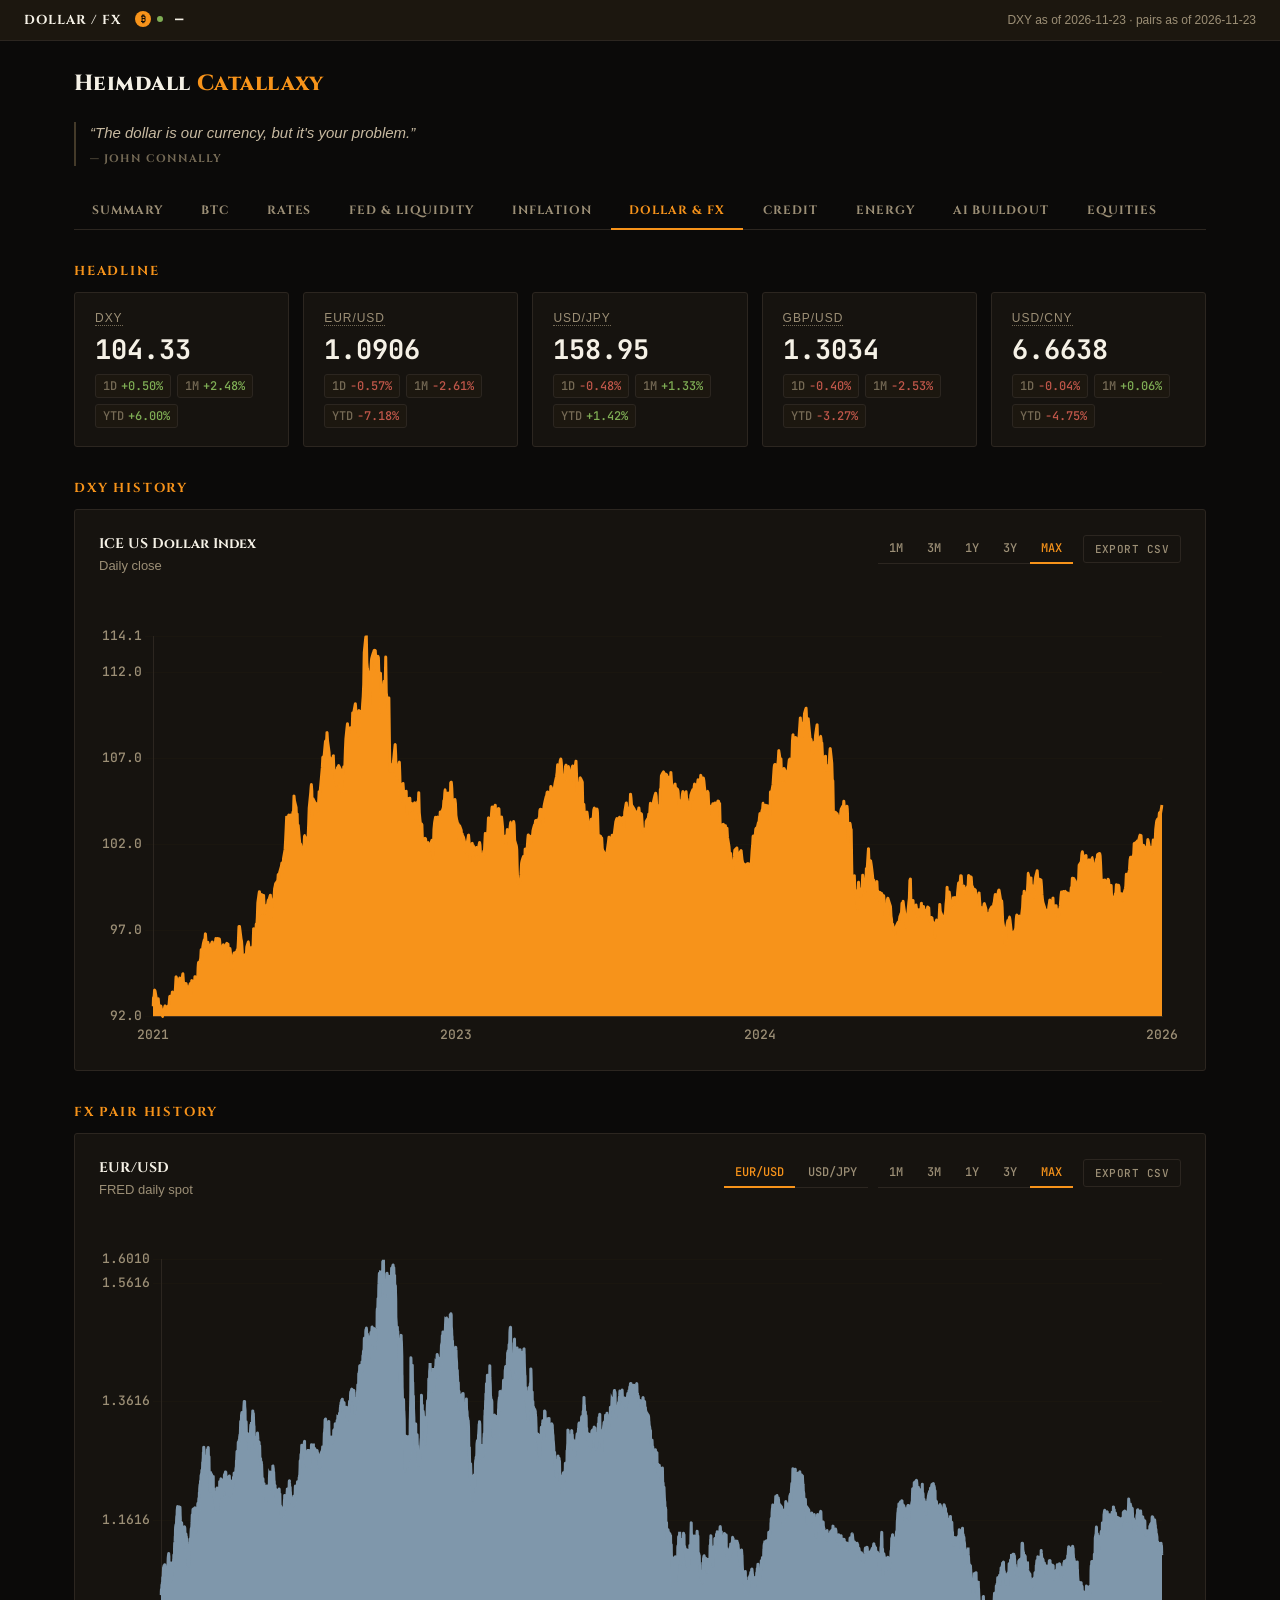
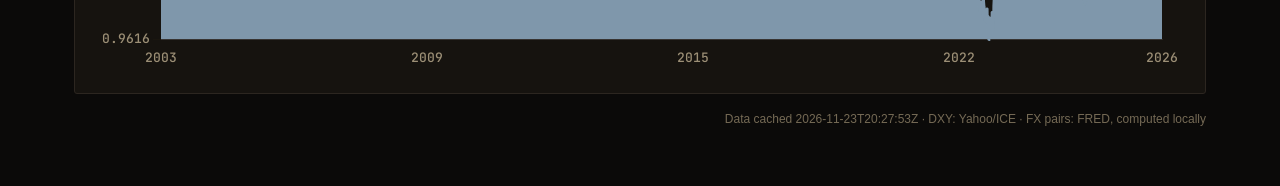
<file: Dollar & FX.html>
<!doctype html>
<html lang="en">
<head>
<meta charset="utf-8">
<title>Heimdall Catallaxy — Dollar &amp; FX</title>
<meta name="viewport" content="width=device-width, initial-scale=1">
<link rel="stylesheet" href="style.css">
</head>
<body>

<div class="ticker-bar">
  <div class="ticker-left"><span class="symbol">DOLLAR / FX</span><span id="liveBtcMount"></span></div>
  <div class="note" id="asOfNote">—</div>
</div>

<div class="container">
  <div class="brand-row">
    <span class="brand-title">Heimdall <span class="brand-accent">Catallaxy</span></span>
  </div>
  <div class="brand-quote">
    <div class="quote-text">The dollar is our currency, but it's your problem.</div>
    <div class="quote-attribution">— John Connally</div>
  </div>

  <div id="nav"></div>

  <div class="section-heading">Headline</div>
  <div class="stat-grid" id="group-fx"></div>

  <div class="section-heading">DXY History</div>
  <div class="chart-panel" style="margin-bottom:20px;">
    <div class="chart-header">
      <div>
        <div class="panel-title">ICE US Dollar Index</div>
        <div class="panel-sub">Daily close</div>
      </div>
      <div class="chart-controls">
        <div class="range-toggle" id="dxyRangeToggle">
          <button data-range="1M">1M</button>
          <button data-range="3M">3M</button>
          <button data-range="1Y">1Y</button>
          <button data-range="3Y">3Y</button>
          <button data-range="MAX" class="active">MAX</button>
        </div>
        <button class="scale-toggle" id="dxyCsvBtn">EXPORT CSV</button>
      </div>
    </div>
    <div class="chart-wrap"><canvas id="chartDxy"></canvas></div>
  </div>

  <div class="section-heading">FX Pair History</div>
  <div class="chart-panel">
    <div class="chart-header">
      <div>
        <div class="panel-title" id="pairTitle">EUR/USD</div>
        <div class="panel-sub">FRED daily spot</div>
      </div>
      <div class="chart-controls">
        <div class="range-toggle" id="pairPicker">
          <button data-pair="eurusd" class="active">EUR/USD</button>
          <button data-pair="usdjpy">USD/JPY</button>
        </div>
        <div class="range-toggle" id="pairRangeToggle">
          <button data-range="1M">1M</button>
          <button data-range="3M">3M</button>
          <button data-range="1Y">1Y</button>
          <button data-range="3Y">3Y</button>
          <button data-range="MAX" class="active">MAX</button>
        </div>
        <button class="scale-toggle" id="pairCsvBtn">EXPORT CSV</button>
      </div>
    </div>
    <div class="chart-wrap"><canvas id="chartPair"></canvas></div>
  </div>

  <div class="footer-note" id="generatedNote"></div>
</div>

<script>window.HEIMDALL_PAGE = "fx";</script>
<script src="nav.js"></script>
<script src="format.js"></script>
<script src="vendor/chart.umd.min.js"></script>
<script src="charts.js"></script>
<script src="data/macro_data.js"></script>
<script src="fx_app.js"></script>
<script src="ticker.js"></script>
</body>
</html>
</file>
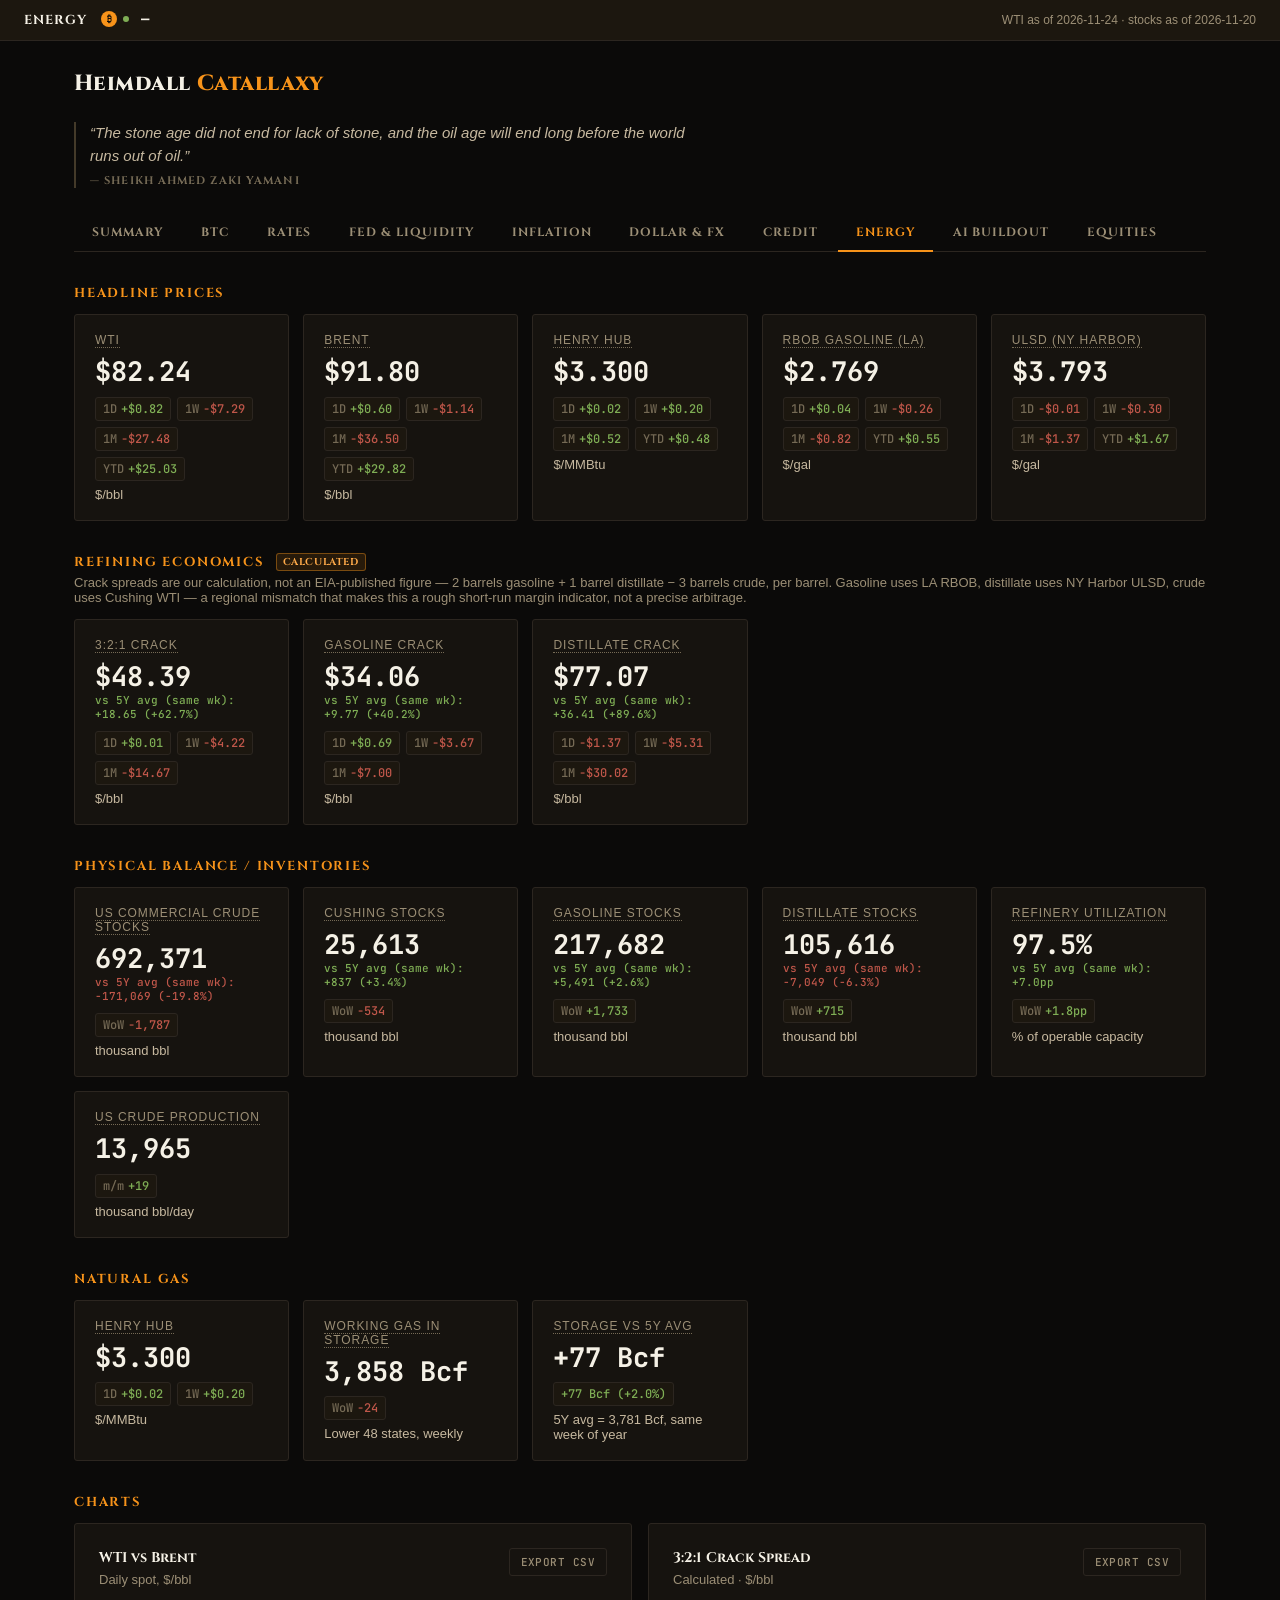
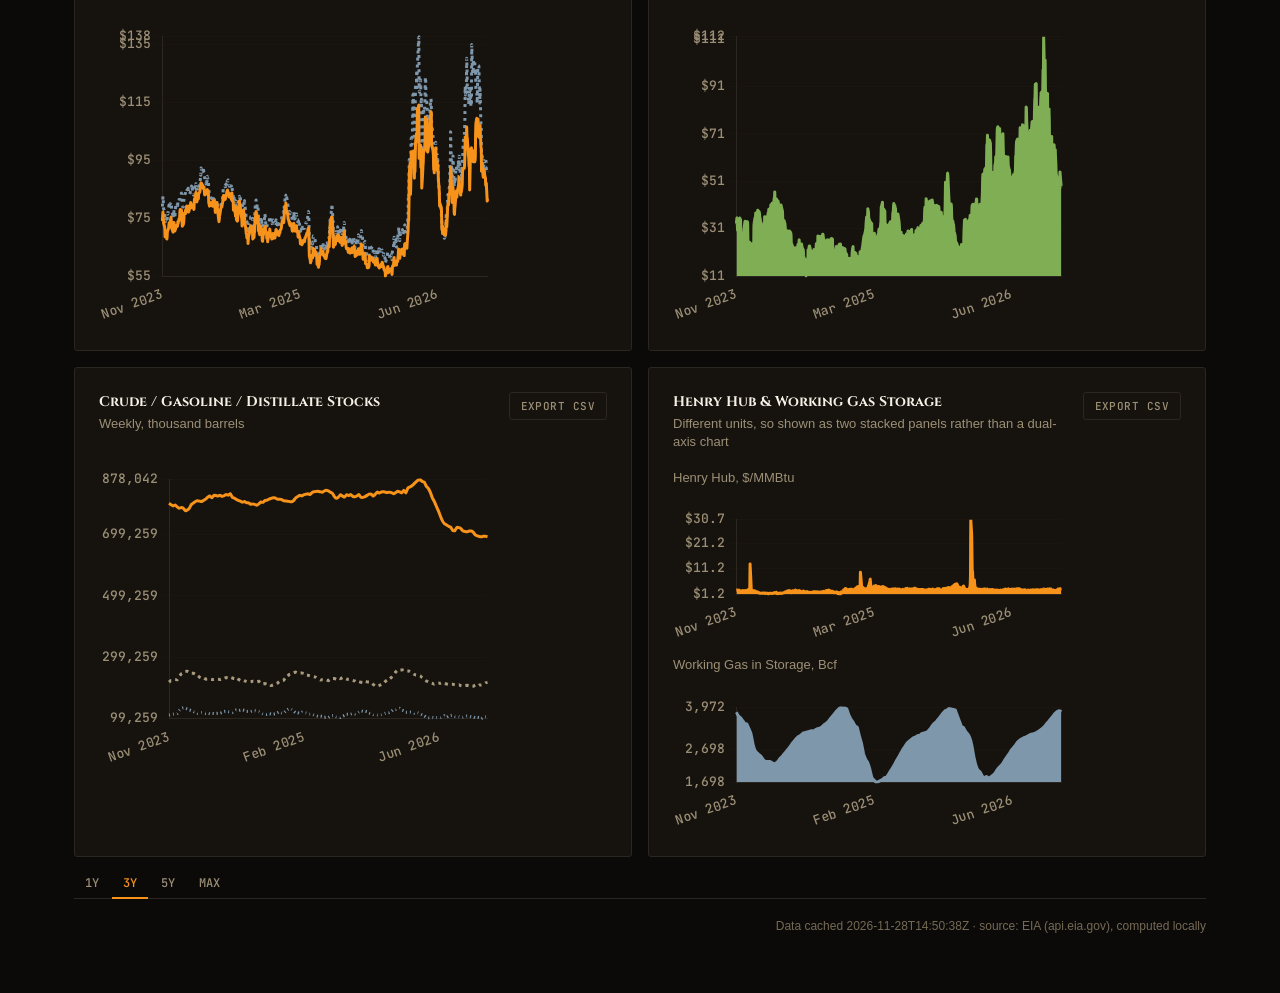
<file: Energy.html>
<!doctype html>
<html lang="en">
<head>
<meta charset="utf-8">
<title>Heimdall Catallaxy — Energy</title>
<meta name="viewport" content="width=device-width, initial-scale=1">
<link rel="stylesheet" href="style.css">
</head>
<body>

<div class="ticker-bar">
  <div class="ticker-left"><span class="symbol">ENERGY</span><span id="liveBtcMount"></span></div>
  <div class="note" id="asOfNote">—</div>
</div>

<div class="container">
  <div class="brand-row">
    <span class="brand-title">Heimdall <span class="brand-accent">Catallaxy</span></span>
  </div>
  <div class="brand-quote">
    <div class="quote-text">The stone age did not end for lack of stone, and the oil age will end long before the world runs out of oil.</div>
    <div class="quote-attribution">— Sheikh Ahmed Zaki Yamani</div>
  </div>

  <div id="nav"></div>

  <div class="section-heading">Headline Prices</div>
  <div class="stat-grid" id="group-prices"></div>

  <div class="section-heading">Refining Economics <span class="calc-badge">calculated</span></div>
  <div class="calc-note">Crack spreads are our calculation, not an EIA-published figure — 2 barrels gasoline + 1 barrel distillate − 3 barrels crude, per barrel. Gasoline uses LA RBOB, distillate uses NY Harbor ULSD, crude uses Cushing WTI — a regional mismatch that makes this a rough short-run margin indicator, not a precise arbitrage.</div>
  <div class="stat-grid" id="group-cracks"></div>

  <div class="section-heading">Physical Balance / Inventories</div>
  <div class="stat-grid" id="group-inventories"></div>

  <div class="section-heading">Natural Gas</div>
  <div class="stat-grid" id="group-natgas"></div>

  <div class="section-heading">Charts</div>
  <div class="chart-grid">
    <div class="chart-panel">
      <div class="chart-header" style="margin-bottom:4px;">
        <div><div class="panel-title">WTI vs Brent</div><div class="panel-sub">Daily spot, $/bbl</div></div>
        <button class="scale-toggle" id="chartCrudeCsvBtn">EXPORT CSV</button>
      </div>
      <div class="chart-wrap compact"><canvas id="chartCrude"></canvas></div>
    </div>
    <div class="chart-panel">
      <div class="chart-header" style="margin-bottom:4px;">
        <div><div class="panel-title">3:2:1 Crack Spread</div><div class="panel-sub">Calculated · $/bbl</div></div>
        <button class="scale-toggle" id="chartCrackCsvBtn">EXPORT CSV</button>
      </div>
      <div class="chart-wrap compact"><canvas id="chartCrack"></canvas></div>
    </div>
    <div class="chart-panel">
      <div class="chart-header" style="margin-bottom:4px;">
        <div><div class="panel-title">Crude / Gasoline / Distillate Stocks</div><div class="panel-sub">Weekly, thousand barrels</div></div>
        <button class="scale-toggle" id="chartInvCsvBtn">EXPORT CSV</button>
      </div>
      <div class="chart-wrap compact"><canvas id="chartInv"></canvas></div>
    </div>
    <div class="chart-panel">
      <div class="chart-header" style="margin-bottom:4px;">
        <div><div class="panel-title">Henry Hub &amp; Working Gas Storage</div><div class="panel-sub">Different units, so shown as two stacked panels rather than a dual-axis chart</div></div>
        <button class="scale-toggle" id="chartGasCsvBtn">EXPORT CSV</button>
      </div>
      <div class="panel-sub" style="margin-bottom:4px;">Henry Hub, $/MMBtu</div>
      <div class="chart-wrap" style="height:135px;"><canvas id="chartGasPrice"></canvas></div>
      <div class="panel-sub" style="margin:12px 0 4px;">Working Gas in Storage, Bcf</div>
      <div class="chart-wrap" style="height:135px;"><canvas id="chartGasStorage"></canvas></div>
    </div>
  </div>
  <div class="range-toggle" id="rangeToggle" style="margin-top:-8px; margin-bottom:20px;">
    <button data-range="1Y">1Y</button>
    <button data-range="3Y">3Y</button>
    <button data-range="5Y">5Y</button>
    <button data-range="MAX" class="active">MAX</button>
  </div>

  <div class="footer-note" id="generatedNote"></div>
</div>

<script>window.HEIMDALL_PAGE = "energy";</script>
<script src="nav.js"></script>
<script src="format.js"></script>
<script src="vendor/chart.umd.min.js"></script>
<script src="charts.js"></script>
<script src="data/energy_data.js"></script>
<script src="energy_app.js"></script>
<script src="ticker.js"></script>
</body>
</html>
</file>
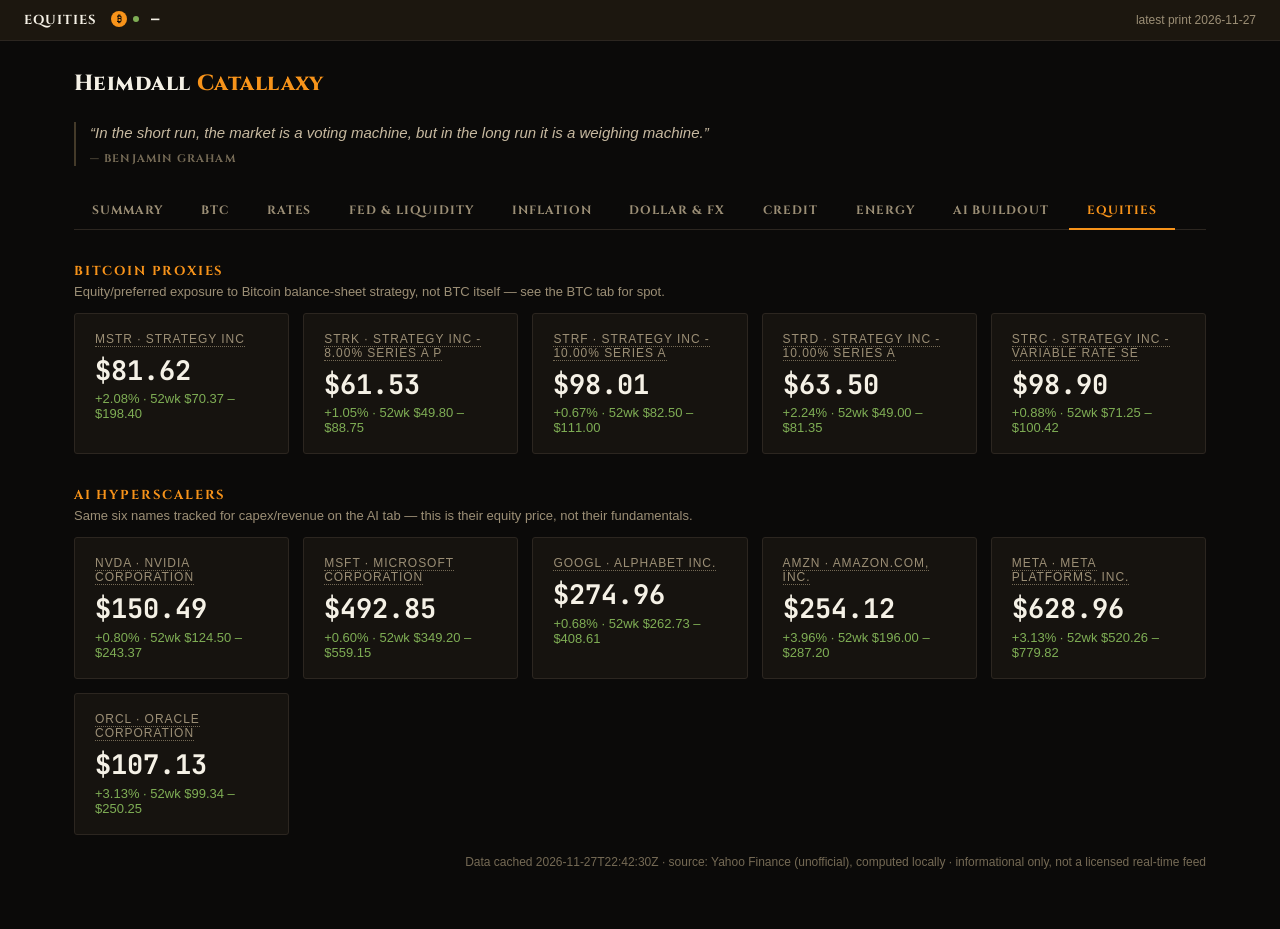
<file: Equities.html>
<!doctype html>
<html lang="en">
<head>
<meta charset="utf-8">
<title>Heimdall Catallaxy — Equities</title>
<meta name="viewport" content="width=device-width, initial-scale=1">
<link rel="stylesheet" href="style.css">
</head>
<body>

<div class="ticker-bar">
  <div class="ticker-left"><span class="symbol">EQUITIES</span><span id="liveBtcMount"></span></div>
  <div class="note" id="asOfNote">—</div>
</div>

<div class="container">
  <div class="brand-row">
    <span class="brand-title">Heimdall <span class="brand-accent">Catallaxy</span></span>
  </div>
  <div class="brand-quote">
    <div class="quote-text">In the short run, the market is a voting machine, but in the long run it is a weighing machine.</div>
    <div class="quote-attribution">— Benjamin Graham</div>
  </div>

  <div id="nav"></div>

  <div class="section-heading">Bitcoin Proxies</div>
  <div class="section-sub">Equity/preferred exposure to Bitcoin balance-sheet strategy, not BTC itself — see the BTC tab for spot.</div>
  <div class="stat-grid" id="group-btc-proxy"></div>

  <div class="section-heading">AI Hyperscalers</div>
  <div class="section-sub">Same six names tracked for capex/revenue on the AI tab — this is their equity price, not their fundamentals.</div>
  <div class="stat-grid" id="group-hyperscaler"></div>

  <div class="footer-note" id="generatedNote"></div>
</div>

<script>window.HEIMDALL_PAGE = "equities";</script>
<script src="nav.js"></script>
<script src="format.js"></script>
<script src="data/equities_data.js"></script>
<script src="equities_app.js"></script>
<script src="ticker.js"></script>
</body>
</html>
</file>
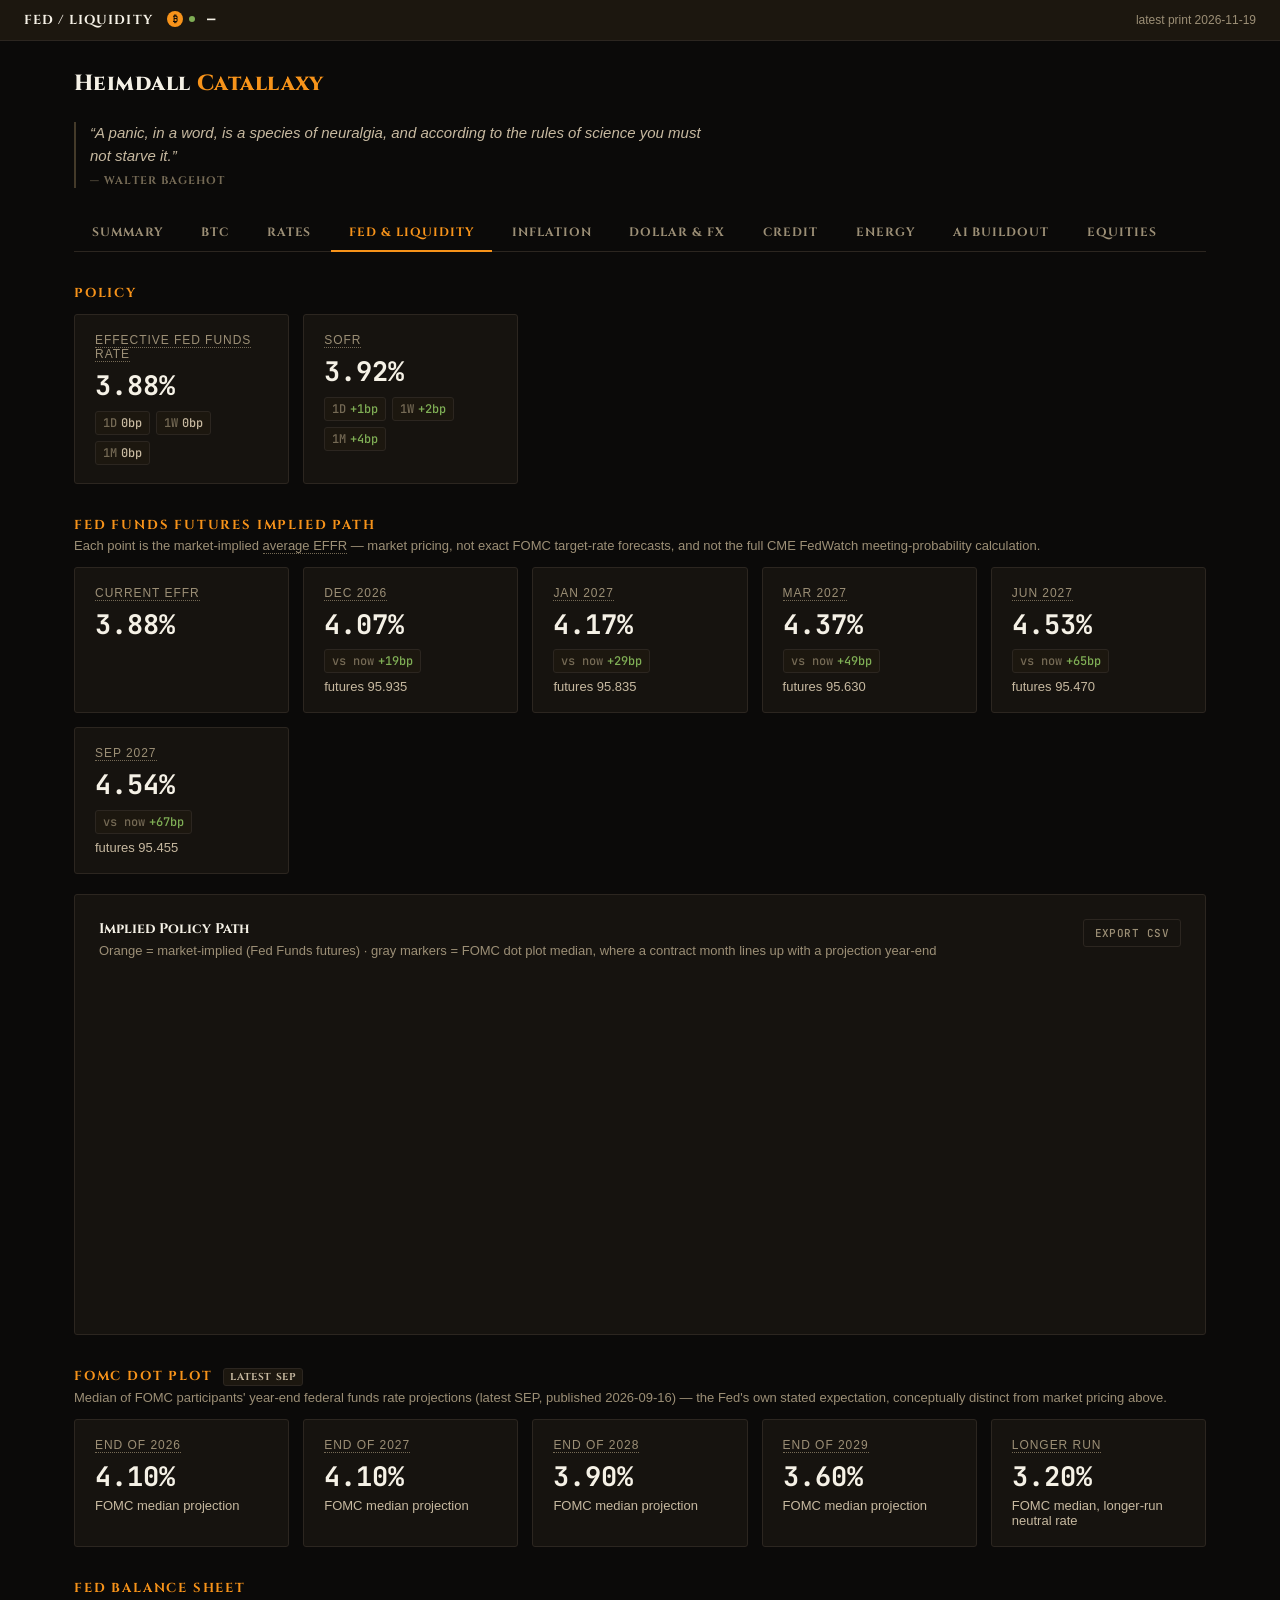
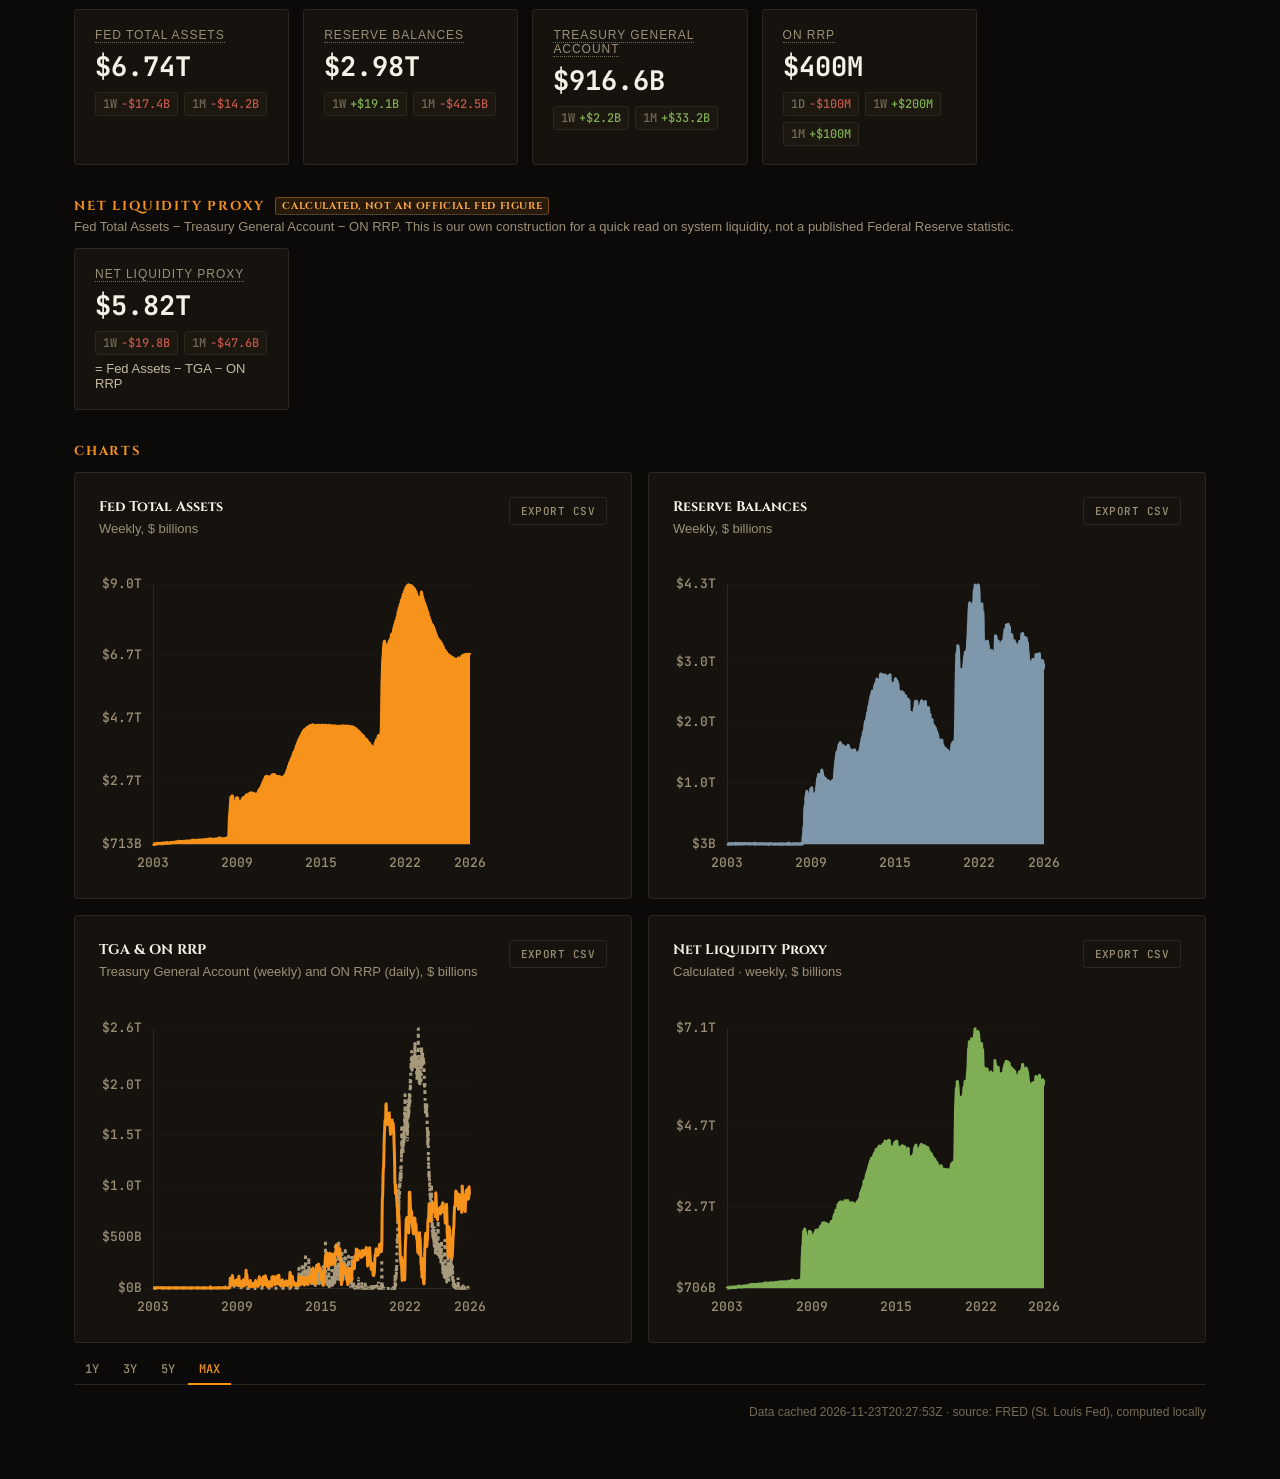
<file: Fed & Liquidity.html>
<!doctype html>
<html lang="en">
<head>
<meta charset="utf-8">
<title>Heimdall Catallaxy — Fed &amp; Liquidity</title>
<meta name="viewport" content="width=device-width, initial-scale=1">
<link rel="stylesheet" href="style.css">
</head>
<body>

<div class="ticker-bar">
  <div class="ticker-left"><span class="symbol">FED / LIQUIDITY</span><span id="liveBtcMount"></span></div>
  <div class="note" id="asOfNote">—</div>
</div>

<div class="container">
  <div class="brand-row">
    <span class="brand-title">Heimdall <span class="brand-accent">Catallaxy</span></span>
  </div>
  <div class="brand-quote">
    <div class="quote-text">A panic, in a word, is a species of neuralgia, and according to the rules of science you must not starve it.</div>
    <div class="quote-attribution">— Walter Bagehot</div>
  </div>

  <div id="nav"></div>

  <div class="section-heading">Policy</div>
  <div class="stat-grid" id="group-policy"></div>

  <div class="section-heading">Fed Funds Futures Implied Path</div>
  <div class="section-sub">Each point is the market-implied <span class="info-tip" data-tip="30-Day Fed Funds futures are quoted as an IMM index. Implied average EFFR for that contract month = 100 − futures price.">average EFFR</span> — market pricing, not exact FOMC target-rate forecasts, and not the full CME FedWatch meeting-probability calculation.</div>
  <div class="stat-grid" id="group-fedpath"></div>

  <div class="chart-panel" style="margin-bottom:20px;">
    <div class="chart-header">
      <div>
        <div class="panel-title">Implied Policy Path</div>
        <div class="panel-sub">Orange = market-implied (Fed Funds futures) · gray markers = FOMC dot plot median, where a contract month lines up with a projection year-end</div>
      </div>
      <div class="chart-controls">
        <button class="scale-toggle" id="fedPathCsvBtn">EXPORT CSV</button>
      </div>
    </div>
    <div class="chart-wrap compact"><canvas id="fedPathChart"></canvas></div>
  </div>

  <div class="section-heading">FOMC Dot Plot <span class="freq-badge">latest SEP</span></div>
  <div class="section-sub" id="dotPlotSub">Median of FOMC participants' year-end federal funds rate projections — the Fed's own stated expectation, conceptually distinct from market pricing above.</div>
  <div class="stat-grid" id="group-dotplot"></div>

  <div class="section-heading">Fed Balance Sheet</div>
  <div class="stat-grid" id="group-balance"></div>

  <div class="section-heading">Net Liquidity Proxy <span class="calc-badge info-tip" data-tip="Fed Total Assets − Treasury General Account − ON RRP. A commonly used shorthand for dollar system liquidity — our calculation, not an official Federal Reserve statistic.">calculated, not an official Fed figure</span></div>
  <div class="calc-note">Fed Total Assets − Treasury General Account − ON RRP. This is our own construction for a quick read on system liquidity, not a published Federal Reserve statistic.</div>
  <div class="stat-grid" id="group-netliq"></div>

  <div class="section-heading">Charts</div>
  <div class="chart-grid">
    <div class="chart-panel">
      <div class="chart-header" style="margin-bottom:4px;">
        <div><div class="panel-title">Fed Total Assets</div><div class="panel-sub">Weekly, $ billions</div></div>
        <button class="scale-toggle" id="chartAssetsCsvBtn">EXPORT CSV</button>
      </div>
      <div class="chart-wrap compact"><canvas id="chartAssets"></canvas></div>
    </div>
    <div class="chart-panel">
      <div class="chart-header" style="margin-bottom:4px;">
        <div><div class="panel-title">Reserve Balances</div><div class="panel-sub">Weekly, $ billions</div></div>
        <button class="scale-toggle" id="chartReservesCsvBtn">EXPORT CSV</button>
      </div>
      <div class="chart-wrap compact"><canvas id="chartReserves"></canvas></div>
    </div>
    <div class="chart-panel">
      <div class="chart-header" style="margin-bottom:4px;">
        <div><div class="panel-title">TGA &amp; ON RRP</div><div class="panel-sub">Treasury General Account (weekly) and ON RRP (daily), $ billions</div></div>
        <button class="scale-toggle" id="chartTgaRrpCsvBtn">EXPORT CSV</button>
      </div>
      <div class="chart-wrap compact"><canvas id="chartTgaRrp"></canvas></div>
    </div>
    <div class="chart-panel">
      <div class="chart-header" style="margin-bottom:4px;">
        <div><div class="panel-title">Net Liquidity Proxy</div><div class="panel-sub">Calculated · weekly, $ billions</div></div>
        <button class="scale-toggle" id="chartNetLiqCsvBtn">EXPORT CSV</button>
      </div>
      <div class="chart-wrap compact"><canvas id="chartNetLiq"></canvas></div>
    </div>
  </div>
  <div class="range-toggle" id="rangeToggle" style="margin-top:-8px; margin-bottom:20px;">
    <button data-range="1Y">1Y</button>
    <button data-range="3Y">3Y</button>
    <button data-range="5Y">5Y</button>
    <button data-range="MAX" class="active">MAX</button>
  </div>

  <div class="footer-note" id="generatedNote"></div>
</div>

<script>window.HEIMDALL_PAGE = "fed";</script>
<script src="nav.js"></script>
<script src="format.js"></script>
<script src="vendor/chart.umd.min.js"></script>
<script src="charts.js"></script>
<script src="data/macro_data.js"></script>
<script src="fed_app.js"></script>
<script src="ticker.js"></script>
</body>
</html>
</file>
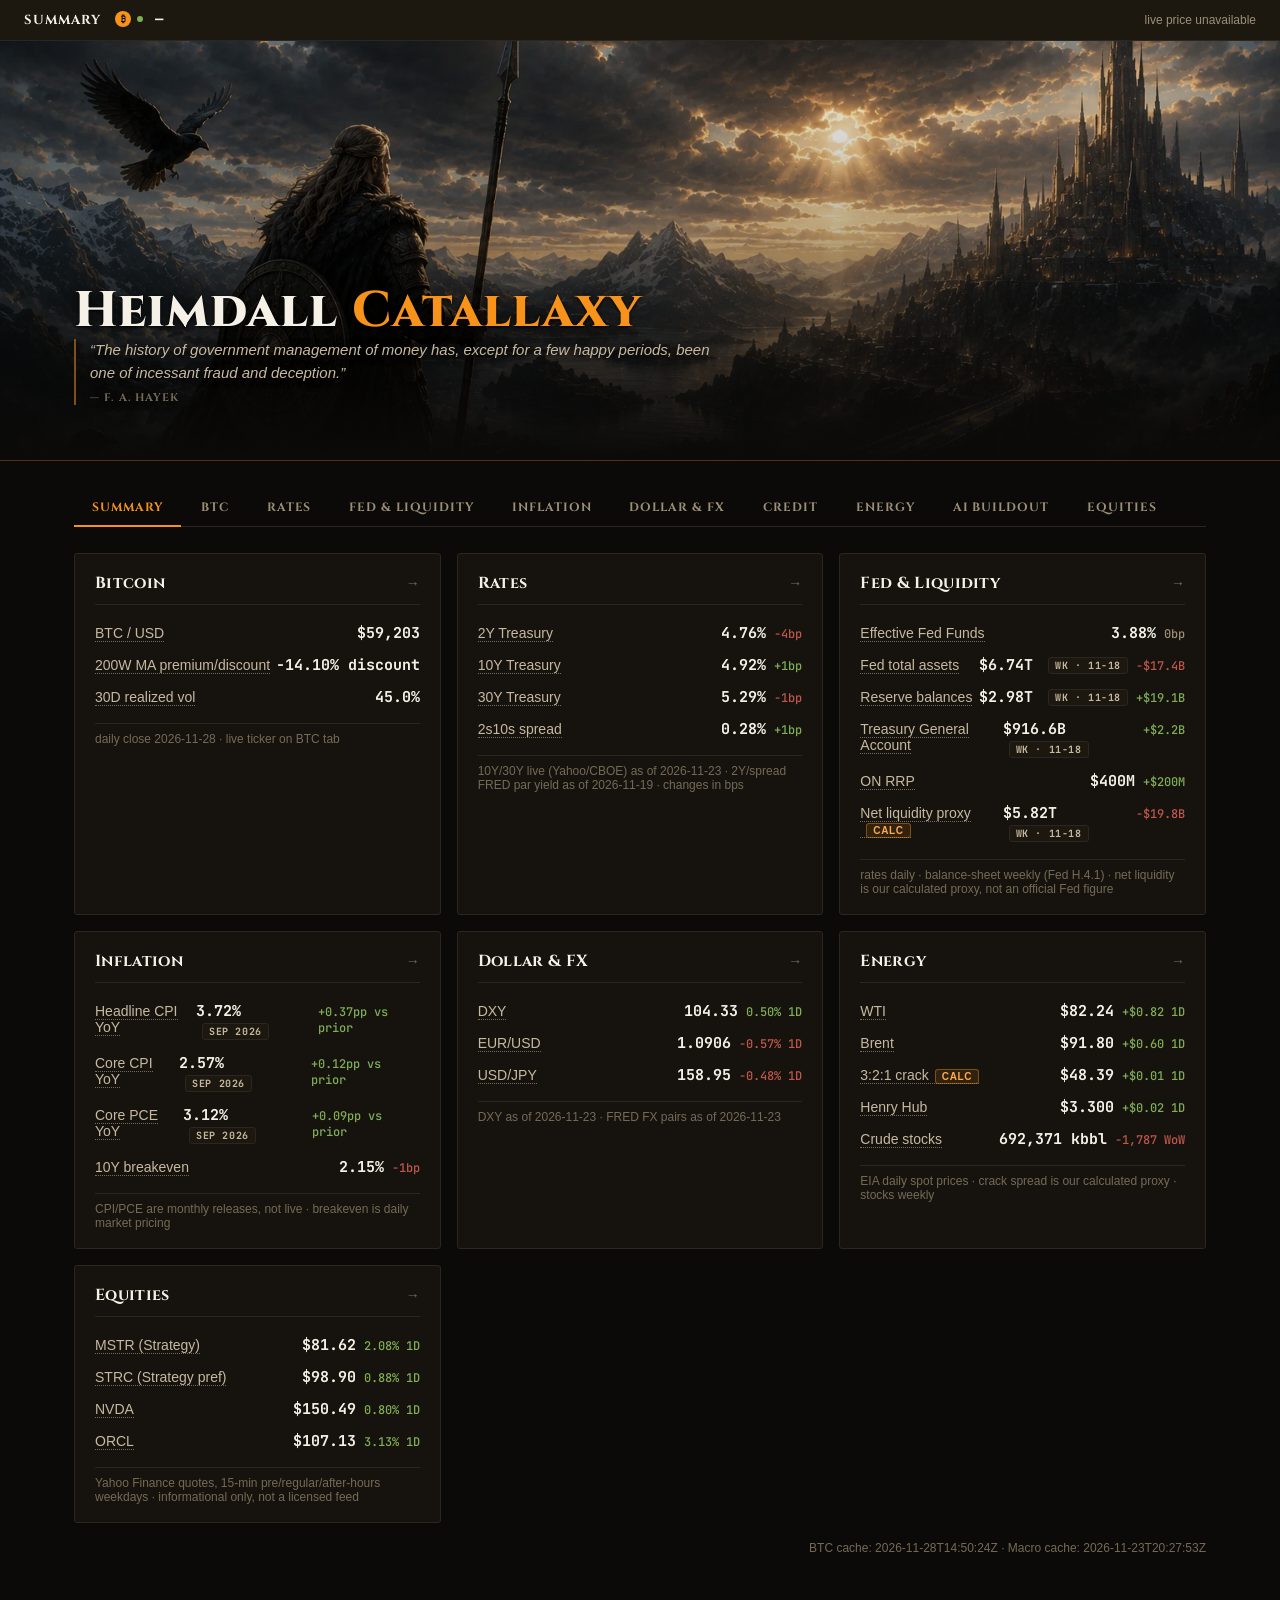
<file: Heimdall Catallaxy.html>
<!doctype html>
<html lang="en">
<head>
<meta charset="utf-8">
<title>Heimdall Catallaxy — Summary</title>
<meta name="viewport" content="width=device-width, initial-scale=1">
<link rel="stylesheet" href="style.css">
</head>
<body>

<div class="ticker-bar">
  <div class="ticker-left">
    <span class="symbol">SUMMARY</span>
    <span id="liveBtcMount"></span>
  </div>
  <div class="note" id="liveBtcNote">connecting…</div>
</div>

<div class="hero-banner">
  <div class="hero-banner-inner">
    <div class="hero-wordmark">Heimdall <span class="hero-accent">Catallaxy</span></div>
    <div class="brand-quote">
      <div class="quote-text">The history of government management of money has, except for a few happy periods, been one of incessant fraud and deception.</div>
      <div class="quote-attribution">— F. A. Hayek</div>
    </div>
  </div>
</div>

<div class="container">
  <div id="nav"></div>

  <div class="summary-grid" id="summaryGrid"></div>

  <div class="footer-note" id="generatedNote"></div>
</div>

<script>window.HEIMDALL_PAGE = "summary";</script>
<script src="nav.js"></script>
<script src="format.js"></script>
<script src="data/btc_data.js"></script>
<script src="data/macro_data.js"></script>
<script src="data/energy_data.js"></script>
<script src="data/equities_data.js"></script>
<script src="summary_app.js"></script>
<script src="ticker.js"></script>
</body>
</html>
</file>
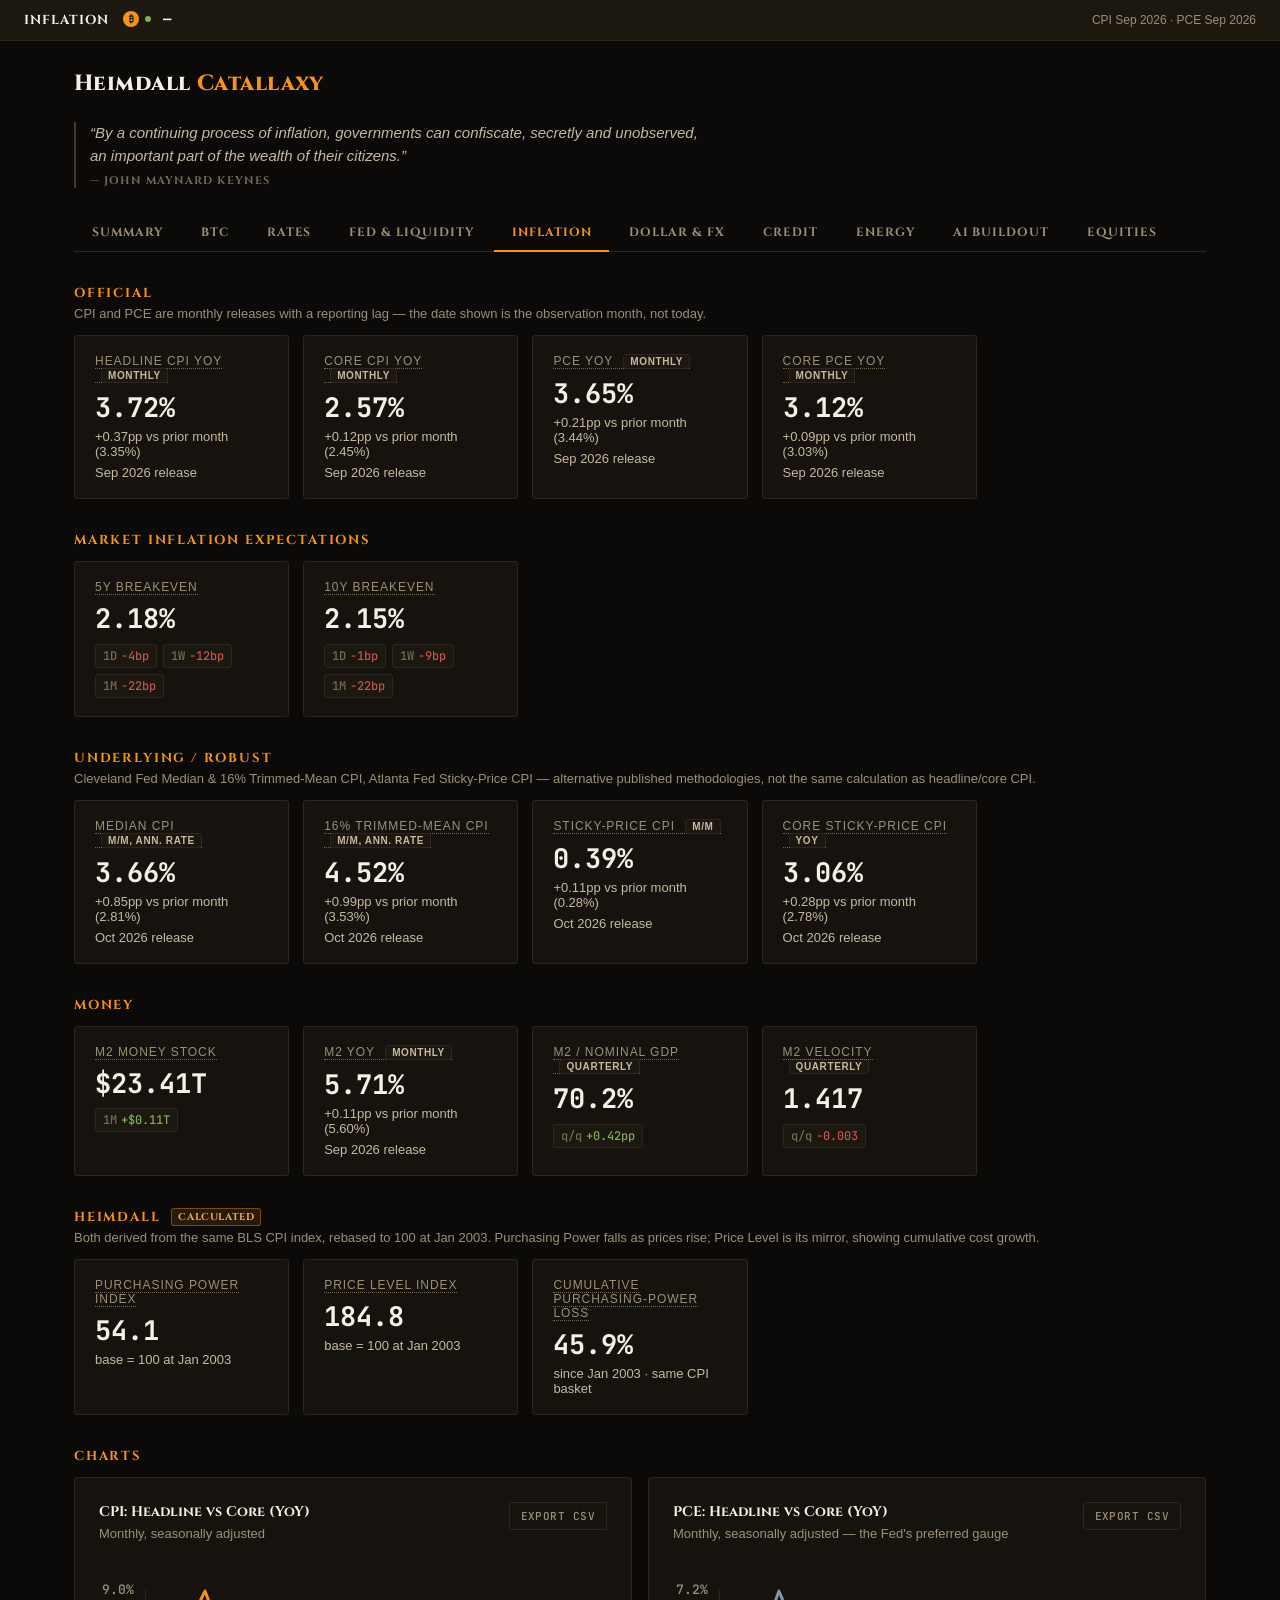
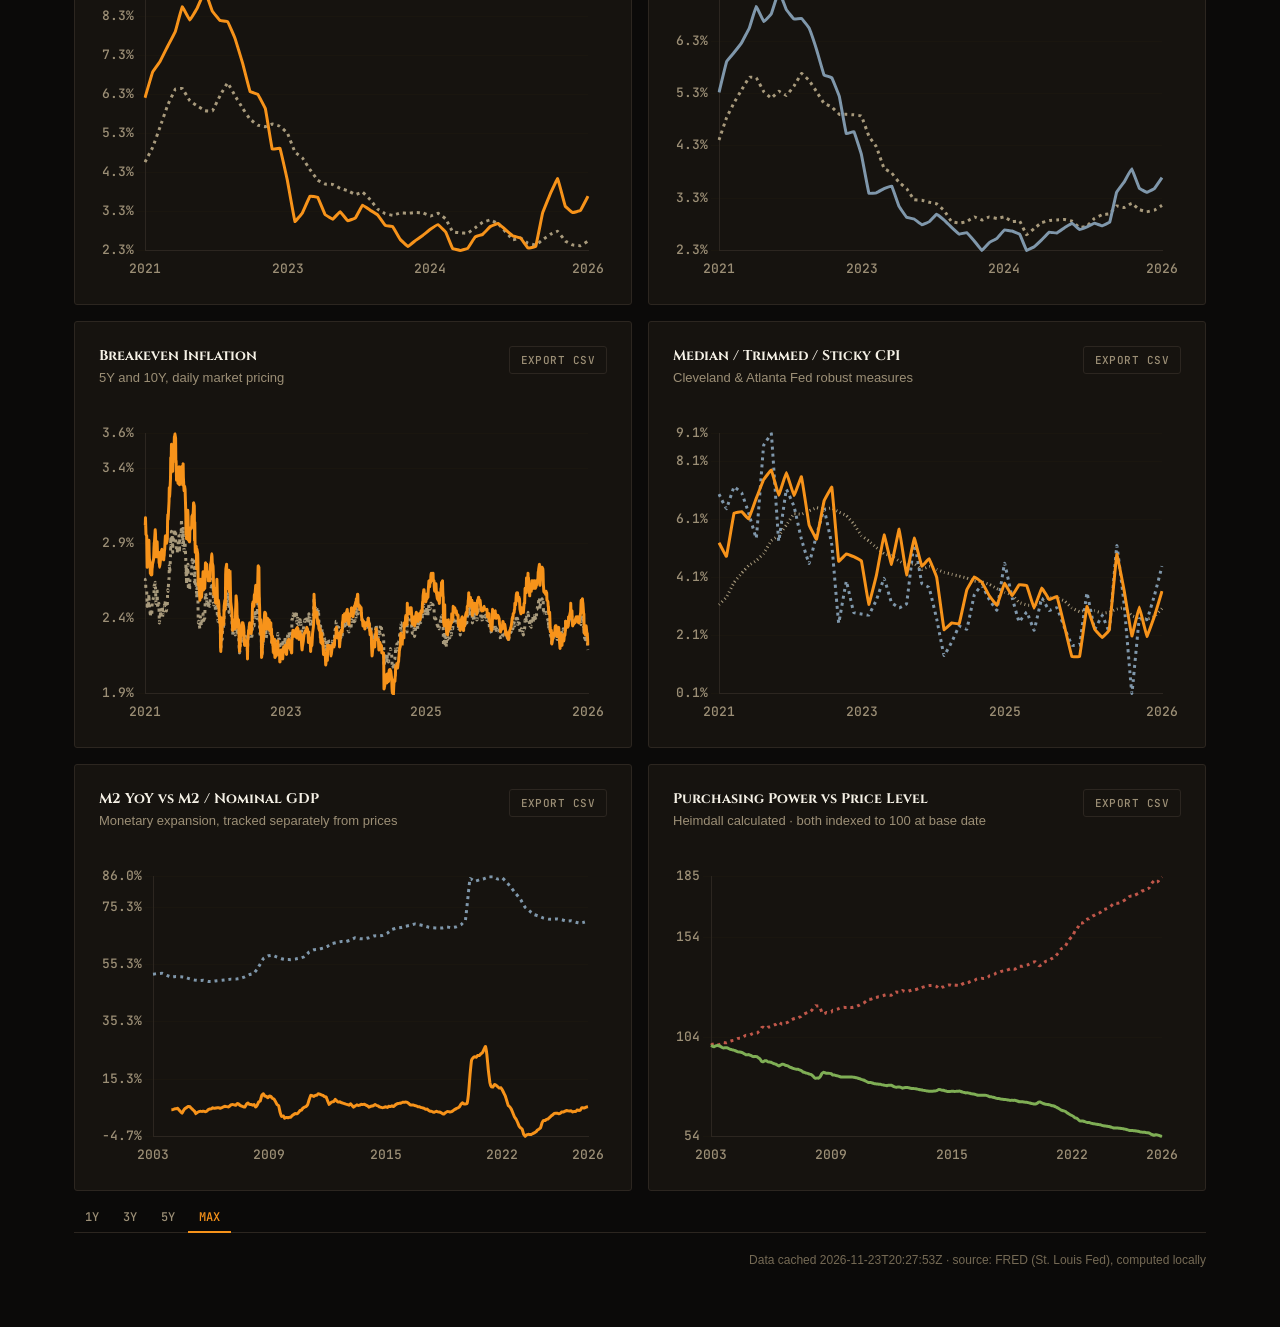
<file: Inflation.html>
<!doctype html>
<html lang="en">
<head>
<meta charset="utf-8">
<title>Heimdall Catallaxy — Inflation</title>
<meta name="viewport" content="width=device-width, initial-scale=1">
<link rel="stylesheet" href="style.css">
</head>
<body>

<div class="ticker-bar">
  <div class="ticker-left"><span class="symbol">INFLATION</span><span id="liveBtcMount"></span></div>
  <div class="note" id="asOfNote">—</div>
</div>

<div class="container">
  <div class="brand-row">
    <span class="brand-title">Heimdall <span class="brand-accent">Catallaxy</span></span>
  </div>
  <div class="brand-quote">
    <div class="quote-text">By a continuing process of inflation, governments can confiscate, secretly and unobserved, an important part of the wealth of their citizens.</div>
    <div class="quote-attribution">— John Maynard Keynes</div>
  </div>

  <div id="nav"></div>

  <div class="section-heading">Official</div>
  <div class="section-sub">CPI and PCE are monthly releases with a reporting lag — the date shown is the observation month, not today.</div>
  <div class="stat-grid" id="group-observed"></div>

  <div class="section-heading">Market Inflation Expectations</div>
  <div class="stat-grid" id="group-expectations"></div>

  <div class="section-heading">Underlying / Robust</div>
  <div class="section-sub">Cleveland Fed Median &amp; 16% Trimmed-Mean CPI, Atlanta Fed Sticky-Price CPI — alternative published methodologies, not the same calculation as headline/core CPI.</div>
  <div class="stat-grid" id="group-robust"></div>

  <div class="section-heading">Money</div>
  <div class="stat-grid" id="group-money"></div>

  <div class="section-heading">Heimdall <span class="calc-badge">calculated</span></div>
  <div class="calc-note">Both derived from the same BLS CPI index, rebased to 100 at <span id="cpiBaseNote">—</span>. Purchasing Power falls as prices rise; Price Level is its mirror, showing cumulative cost growth.</div>
  <div class="stat-grid" id="group-heimdall"></div>

  <div class="section-heading">Charts</div>
  <div class="chart-grid">
    <div class="chart-panel">
      <div class="chart-header" style="margin-bottom:4px;">
        <div><div class="panel-title">CPI: Headline vs Core (YoY)</div><div class="panel-sub">Monthly, seasonally adjusted</div></div>
        <button class="scale-toggle" id="chartCpiCsvBtn">EXPORT CSV</button>
      </div>
      <div class="chart-wrap compact"><canvas id="chartCpi"></canvas></div>
    </div>
    <div class="chart-panel">
      <div class="chart-header" style="margin-bottom:4px;">
        <div><div class="panel-title">PCE: Headline vs Core (YoY)</div><div class="panel-sub">Monthly, seasonally adjusted — the Fed's preferred gauge</div></div>
        <button class="scale-toggle" id="chartPceCsvBtn">EXPORT CSV</button>
      </div>
      <div class="chart-wrap compact"><canvas id="chartPce"></canvas></div>
    </div>
    <div class="chart-panel">
      <div class="chart-header" style="margin-bottom:4px;">
        <div><div class="panel-title">Breakeven Inflation</div><div class="panel-sub">5Y and 10Y, daily market pricing</div></div>
        <button class="scale-toggle" id="chartBreakevenCsvBtn">EXPORT CSV</button>
      </div>
      <div class="chart-wrap compact"><canvas id="chartBreakeven"></canvas></div>
    </div>
    <div class="chart-panel">
      <div class="chart-header" style="margin-bottom:4px;">
        <div><div class="panel-title">Median / Trimmed / Sticky CPI</div><div class="panel-sub">Cleveland &amp; Atlanta Fed robust measures</div></div>
        <button class="scale-toggle" id="chartRobustCsvBtn">EXPORT CSV</button>
      </div>
      <div class="chart-wrap compact"><canvas id="chartRobust"></canvas></div>
    </div>
    <div class="chart-panel">
      <div class="chart-header" style="margin-bottom:4px;">
        <div><div class="panel-title">M2 YoY vs M2 / Nominal GDP</div><div class="panel-sub">Monetary expansion, tracked separately from prices</div></div>
        <button class="scale-toggle" id="chartMoneyCsvBtn">EXPORT CSV</button>
      </div>
      <div class="chart-wrap compact"><canvas id="chartMoney"></canvas></div>
    </div>
    <div class="chart-panel">
      <div class="chart-header" style="margin-bottom:4px;">
        <div><div class="panel-title">Purchasing Power vs Price Level</div><div class="panel-sub">Heimdall calculated · both indexed to 100 at base date</div></div>
        <button class="scale-toggle" id="chartPurchasingPowerCsvBtn">EXPORT CSV</button>
      </div>
      <div class="chart-wrap compact"><canvas id="chartPurchasingPower"></canvas></div>
    </div>
  </div>
  <div class="range-toggle" id="rangeToggle" style="margin-top:-8px; margin-bottom:20px;">
    <button data-range="1Y">1Y</button>
    <button data-range="3Y">3Y</button>
    <button data-range="5Y">5Y</button>
    <button data-range="MAX" class="active">MAX</button>
  </div>

  <div class="footer-note" id="generatedNote"></div>
</div>

<script>window.HEIMDALL_PAGE = "inflation";</script>
<script src="nav.js"></script>
<script src="format.js"></script>
<script src="vendor/chart.umd.min.js"></script>
<script src="charts.js"></script>
<script src="data/macro_data.js"></script>
<script src="inflation_app.js"></script>
<script src="ticker.js"></script>
</body>
</html>
</file>
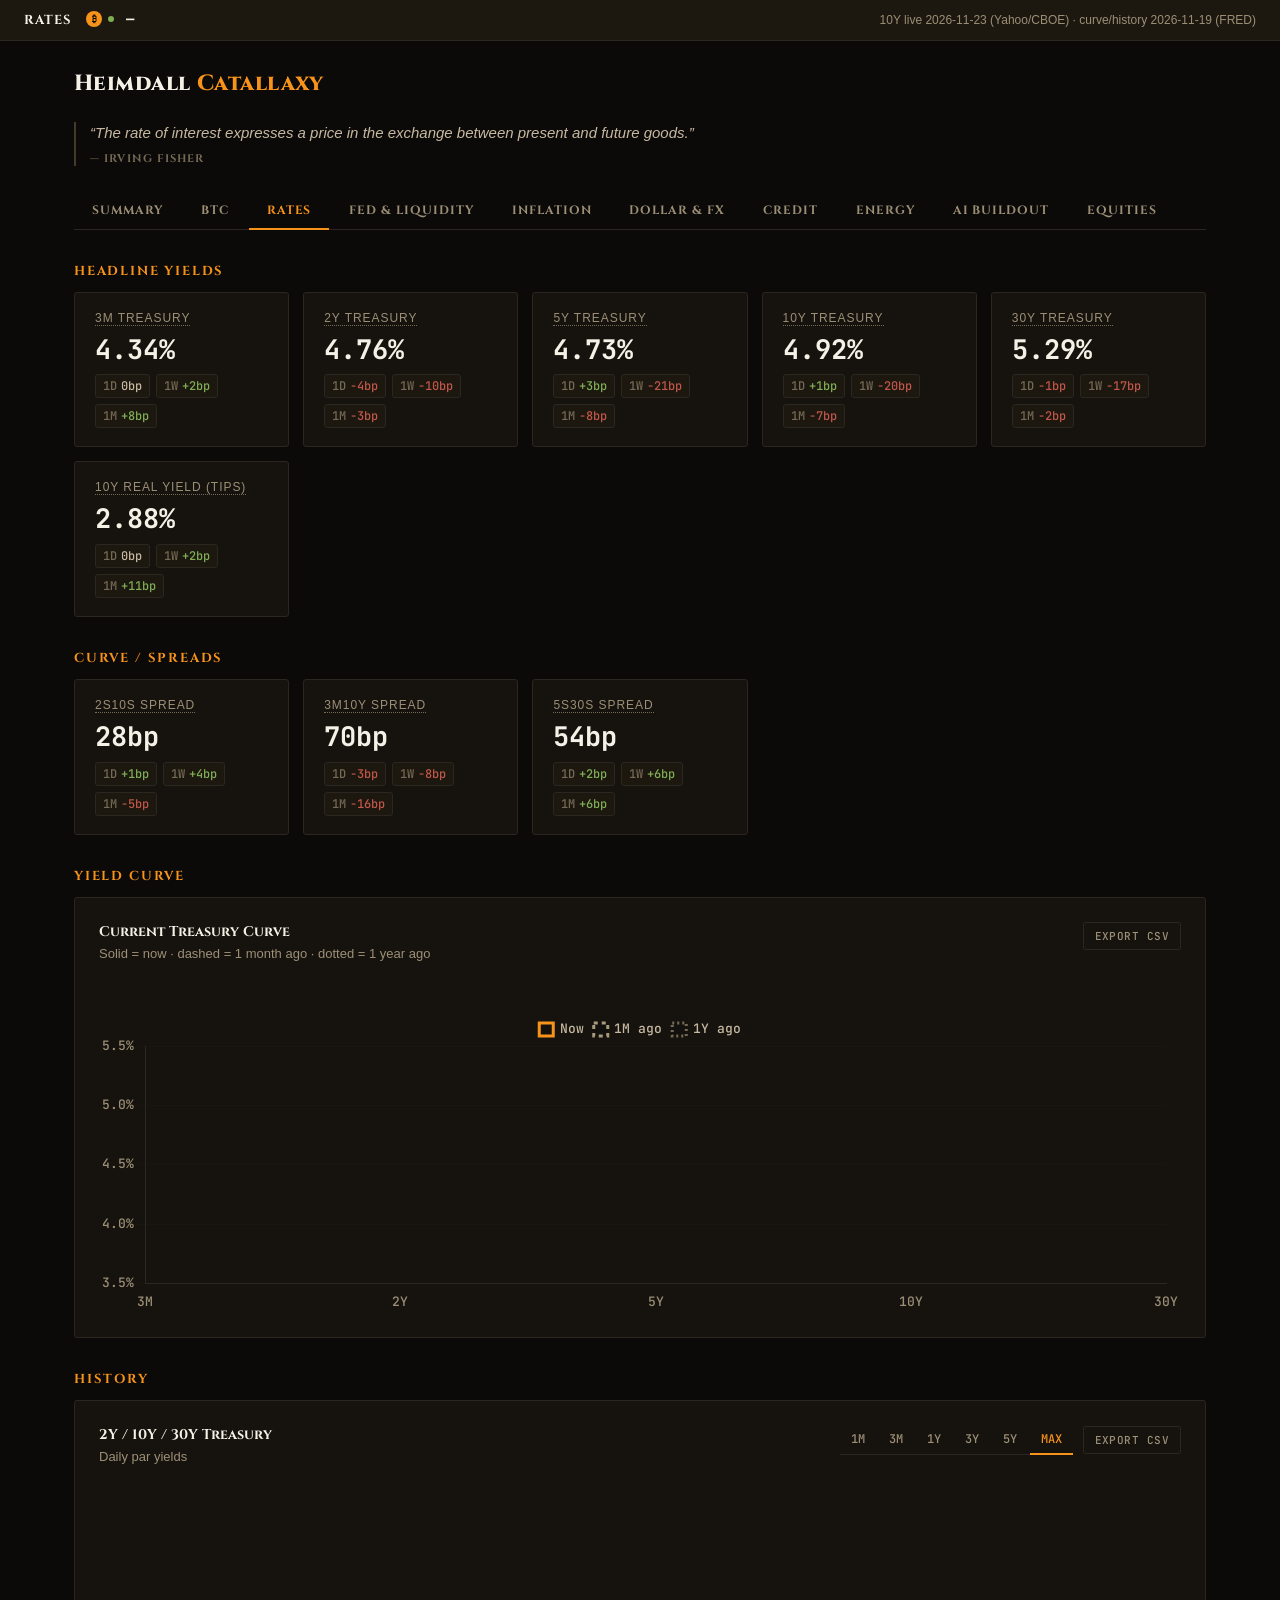
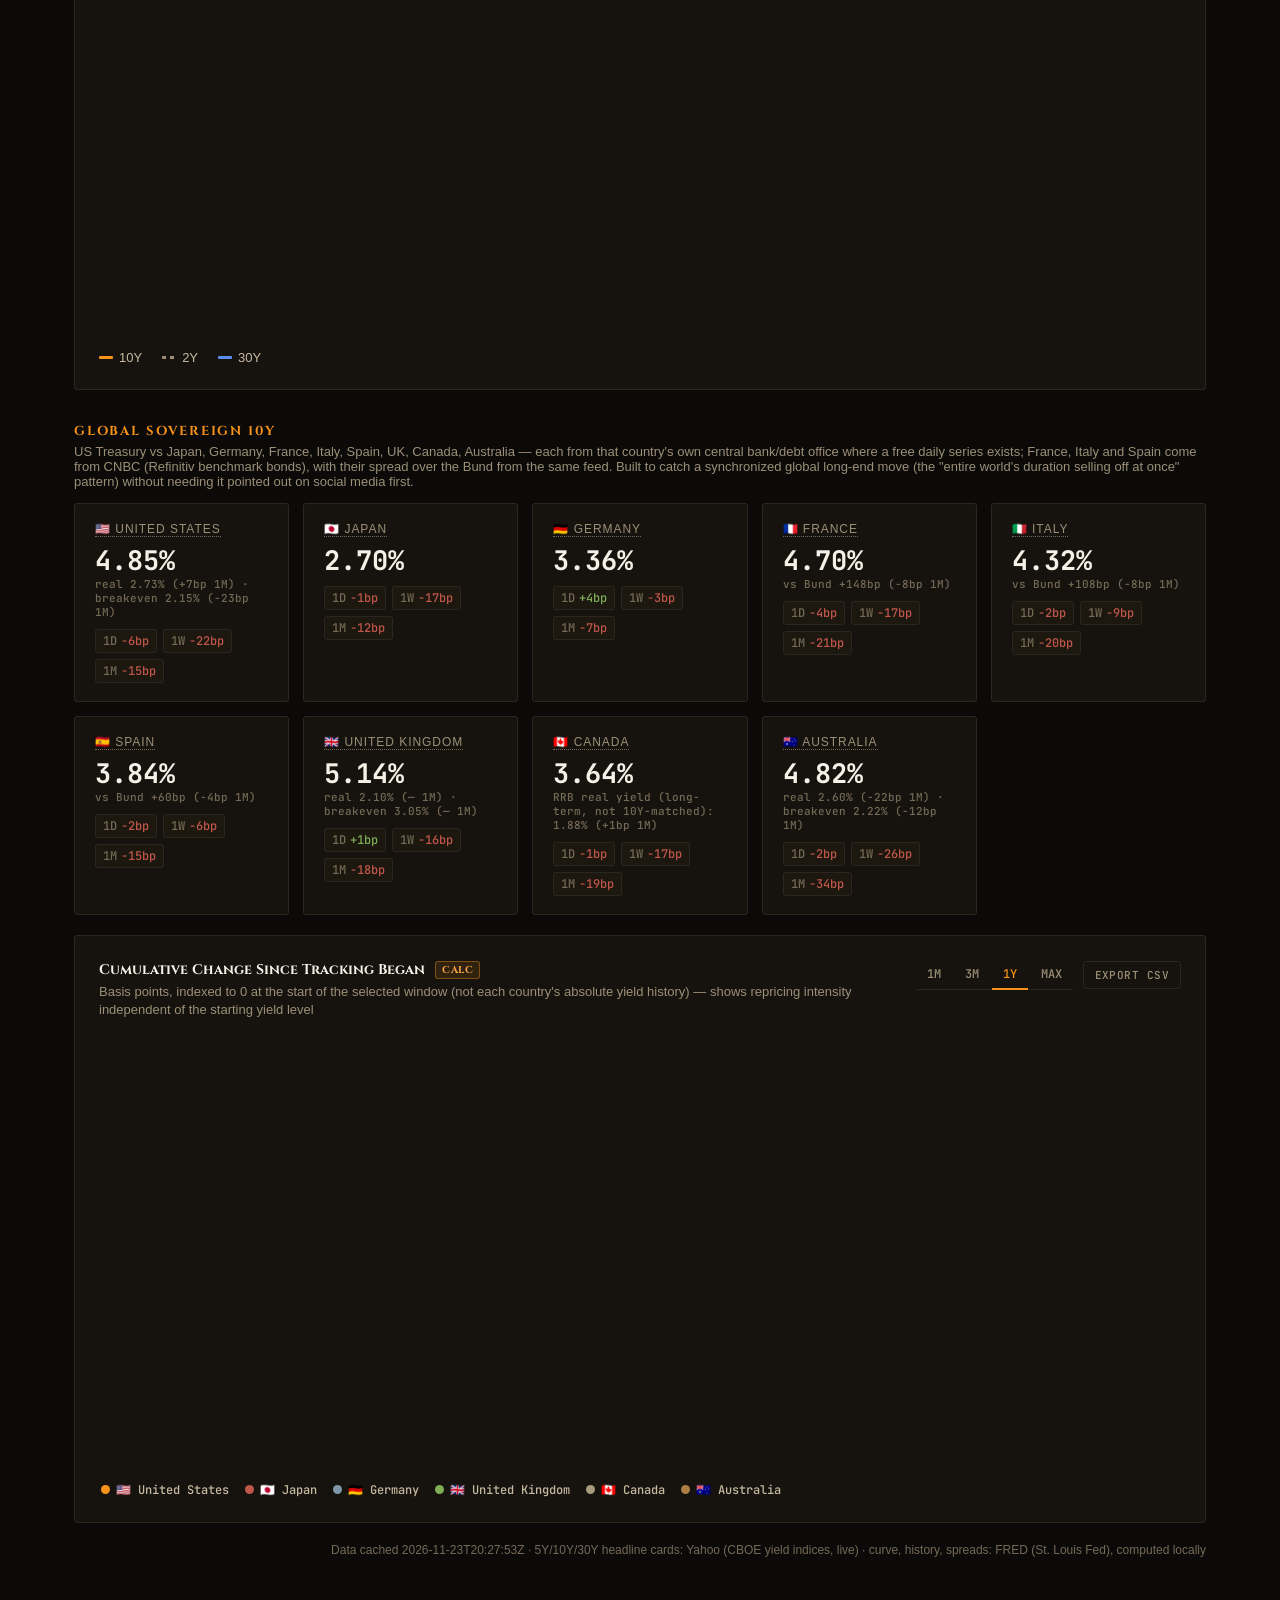
<file: Rates.html>
<!doctype html>
<html lang="en">
<head>
<meta charset="utf-8">
<title>Heimdall Catallaxy — Rates</title>
<meta name="viewport" content="width=device-width, initial-scale=1">
<link rel="stylesheet" href="style.css">
</head>
<body>

<div class="ticker-bar">
  <div class="ticker-left"><span class="symbol">RATES</span><span id="liveBtcMount"></span></div>
  <div class="note" id="asOfNote">—</div>
</div>

<div class="container">
  <div class="brand-row">
    <span class="brand-title">Heimdall <span class="brand-accent">Catallaxy</span></span>
  </div>
  <div class="brand-quote">
    <div class="quote-text">The rate of interest expresses a price in the exchange between present and future goods.</div>
    <div class="quote-attribution">— Irving Fisher</div>
  </div>

  <div id="nav"></div>

  <div class="section-heading">Headline Yields</div>
  <div class="stat-grid" id="group-headline"></div>

  <div class="section-heading">Curve / Spreads</div>
  <div class="stat-grid" id="group-spreads"></div>

  <div class="section-heading">Yield Curve</div>
  <div class="chart-panel" style="margin-bottom:20px;">
    <div class="chart-header">
      <div>
        <div class="panel-title">Current Treasury Curve</div>
        <div class="panel-sub" id="curveSub">Solid = now · dashed = 1 month ago · dotted = 1 year ago</div>
      </div>
      <div class="chart-controls">
        <button class="scale-toggle" id="curveCsvBtn">EXPORT CSV</button>
      </div>
    </div>
    <div class="chart-wrap compact"><canvas id="curveChart"></canvas></div>
  </div>

  <div class="section-heading">History</div>
  <div class="chart-panel">
    <div class="chart-header">
      <div>
        <div class="panel-title">2Y / 10Y / 30Y Treasury</div>
        <div class="panel-sub">Daily par yields</div>
      </div>
      <div class="chart-controls">
        <div class="range-toggle" id="rangeToggle">
          <button data-range="1M">1M</button>
          <button data-range="3M">3M</button>
          <button data-range="1Y">1Y</button>
          <button data-range="3Y">3Y</button>
          <button data-range="5Y">5Y</button>
          <button data-range="MAX" class="active">MAX</button>
        </div>
        <button class="scale-toggle" id="yieldHistCsvBtn">EXPORT CSV</button>
      </div>
    </div>
    <div class="chart-wrap"><canvas id="yieldHistChart"></canvas></div>
    <div class="legend-row">
      <span class="legend-item"><span class="legend-swatch price"></span>10Y</span>
      <span class="legend-item"><span class="legend-swatch ma"></span>2Y</span>
      <span class="legend-item"><span class="legend-swatch" style="background:#5b8def"></span>30Y</span>
    </div>
  </div>

  <div class="section-heading">Global Sovereign 10Y</div>
  <div class="section-sub">US Treasury vs Japan, Germany, France, Italy, Spain, UK, Canada, Australia — each from that country's own central bank/debt office where a free daily series exists; France, Italy and Spain come from CNBC (Refinitiv benchmark bonds), with their spread over the Bund from the same feed. Built to catch a synchronized global long-end move (the "entire world's duration selling off at once" pattern) without needing it pointed out on social media first.</div>
  <div class="stat-grid" id="group-global-rates"></div>

  <div class="chart-panel" style="margin-bottom:20px;">
    <div class="chart-header">
      <div>
        <div class="panel-title">Cumulative Change Since Tracking Began <span class="calc-badge">calc</span></div>
        <div class="panel-sub" id="globalRatesChartSub">Basis points, indexed to 0 at the start of the selected window (not each country's absolute yield history) — shows repricing intensity independent of the starting yield level</div>
      </div>
      <div class="chart-controls">
        <div class="range-toggle" id="globalRatesRangeToggle">
          <button data-range="1M">1M</button>
          <button data-range="3M">3M</button>
          <button data-range="1Y">1Y</button>
          <button data-range="MAX" class="active">MAX</button>
        </div>
        <button class="scale-toggle" id="globalRatesCsvBtn">EXPORT CSV</button>
      </div>
    </div>
    <div class="chart-wrap"><canvas id="globalRatesChart"></canvas></div>
    <div class="mini-legend" id="globalRatesLegend"></div>
  </div>

  <div class="footer-note" id="generatedNote"></div>
</div>

<script>window.HEIMDALL_PAGE = "rates";</script>
<script src="nav.js"></script>
<script src="format.js"></script>
<script src="vendor/chart.umd.min.js"></script>
<script src="charts.js"></script>
<script src="data/macro_data.js"></script>
<script src="data/global_rates_data.js"></script>
<script src="rates_app.js"></script>
<script src="ticker.js"></script>
</body>
</html>
</file>
<file: style.css>
@font-face {
  font-family: 'Cinzel';
  font-weight: 700;
  font-display: swap;
  src: url('vendor/fonts/Cinzel-700.woff2') format('woff2');
}
@font-face {
  font-family: 'Cinzel';
  font-weight: 800;
  font-display: swap;
  src: url('vendor/fonts/Cinzel-800.woff2') format('woff2');
}
@font-face {
  font-family: 'JetBrains Mono';
  font-weight: 500;
  font-display: swap;
  src: url('vendor/fonts/JetBrainsMono-500.woff2') format('woff2');
}
@font-face {
  font-family: 'JetBrains Mono';
  font-weight: 700;
  font-display: swap;
  src: url('vendor/fonts/JetBrainsMono-700.woff2') format('woff2');
}

:root {
  /* Palette pulled from the hero image: iron-dark stone, bridge gold, glacier slate, worn bronze. */
  --bg: #0b0a09;
  --surface: #16130f;
  --surface-alt: #1c170f;
  --border: #2c2620;
  --border-strong: #443a29;

  --text-primary: #f5f1e6;
  --text-secondary: #c7b9a0;
  --text-muted: #9c8f76;
  --text-faint: #756a55;

  --accent-gold: #f7931a;
  --accent-gold-bright: #ffab4a;
  --accent-slate: #7f97ab;
  --accent-bronze: #ab7d45;
  --positive: #7fae55;
  --negative: #c0574a;

  --radius: 3px;
  --font-display: 'Cinzel', Georgia, serif;
  --font-mono: 'JetBrains Mono', Consolas, 'Cascadia Mono', monospace;
  --font-body: Calibri, "Segoe UI", -apple-system, Roboto, Helvetica, Arial, sans-serif;
}

* { box-sizing: border-box; }

html, body {
  margin: 0;
  padding: 0;
  background: var(--bg);
  color: var(--text-primary);
  font-family: var(--font-body);
  -webkit-font-smoothing: antialiased;
}

.ticker-bar {
  display: flex;
  align-items: center;
  justify-content: space-between;
  padding: 10px 24px;
  background: var(--surface-alt);
  border-bottom: 1px solid var(--border);
  font-size: 14px;
  color: var(--text-secondary);
  flex-wrap: wrap;
  gap: 8px;
}

.ticker-bar .ticker-left { display: flex; align-items: center; gap: 14px; }
.ticker-bar .symbol {
  color: var(--text-primary); font-weight: 700; letter-spacing: 0.08em;
  font-family: var(--font-display); font-size: 13px; text-transform: uppercase;
}
.ticker-bar .live-price {
  color: var(--text-primary); font-weight: 700; font-family: var(--font-mono);
  display: inline-flex; align-items: center; gap: 6px;
}
.ticker-bar .btc-icon { display: block; flex-shrink: 0; }
.ticker-bar .change { font-family: var(--font-mono); }
.ticker-bar .change.positive { color: var(--positive); }
.ticker-bar .change.negative { color: var(--negative); }
.ticker-bar .note { font-size: 12px; color: var(--text-muted); }
.ticker-bar .live-dot {
  display: inline-block;
  width: 6px;
  height: 6px;
  border-radius: 50%;
  background: var(--positive);
  margin-right: 6px;
  box-shadow: 0 0 0 0 rgba(127,174,85,0.6);
  animation: pulse 2s infinite;
}
@keyframes pulse {
  0% { box-shadow: 0 0 0 0 rgba(127,174,85,0.5); }
  70% { box-shadow: 0 0 0 6px rgba(127,174,85,0); }
  100% { box-shadow: 0 0 0 0 rgba(127,174,85,0); }
}

.container {
  max-width: 1180px;
  margin: 0 auto;
  padding: 28px 24px 60px;
}

/* ---- Summary page hero banner ---- */
.hero-banner {
  position: relative;
  width: 100%;
  height: 420px;
  background-image:
    linear-gradient(180deg, rgba(6,5,4,0.05) 0%, rgba(6,5,4,0.25) 45%, rgba(6,5,4,0.78) 82%, var(--bg) 100%),
    url('assets/hero-heimdall.webp');
  background-size: cover;
  background-position: center 28%;
  background-repeat: no-repeat;
  display: flex;
  align-items: flex-end;
  box-shadow: inset 0 -1px 0 rgba(247,147,26,0.3);
}
.hero-banner-inner {
  width: 100%;
  max-width: 1180px;
  margin: 0 auto;
  padding: 0 24px 30px;
}
.hero-wordmark {
  font-family: var(--font-display);
  font-size: 50px;
  font-weight: 800;
  letter-spacing: 0.02em;
  color: var(--text-primary);
  line-height: 1.05;
  text-shadow: 0 2px 28px rgba(0,0,0,0.85), 0 1px 3px rgba(0,0,0,0.95);
}
.hero-wordmark .hero-accent { color: var(--accent-gold); }
.hero-tagline {
  margin-top: 10px;
  font-family: var(--font-display);
  font-size: 12px;
  font-weight: 700;
  letter-spacing: 0.3em;
  text-transform: uppercase;
  color: var(--text-secondary);
  text-shadow: 0 1px 10px rgba(0,0,0,0.9);
}
@media (max-width: 700px) {
  .hero-banner { height: 300px; background-position: center 22%; }
  .hero-wordmark { font-size: 32px; }
}

.brand-row {
  display: flex;
  align-items: baseline;
  gap: 12px;
  margin-bottom: 24px;
}
.brand-row .brand-title {
  font-family: var(--font-display);
  font-size: 22px;
  font-weight: 800;
  letter-spacing: 0.02em;
}
.brand-row .brand-accent { color: var(--accent-gold); }
.brand-row .brand-sub {
  font-family: var(--font-display);
  font-size: 11px;
  color: var(--text-muted);
  text-transform: uppercase;
  letter-spacing: 0.14em;
}

.stat-grid {
  display: grid;
  grid-template-columns: repeat(auto-fill, minmax(190px, 1fr));
  gap: 14px;
  margin-bottom: 20px;
}

/* ---- nav: flat underline tabs, not rounded pills ---- */
.nav-row {
  display: flex;
  gap: 2px;
  border-bottom: 1px solid var(--border);
  margin-bottom: 26px;
}
.nav-row a {
  display: inline-block;
  padding: 10px 18px;
  font-family: var(--font-display);
  font-size: 12px;
  font-weight: 700;
  text-transform: uppercase;
  letter-spacing: 0.08em;
  text-decoration: none;
  color: var(--text-muted);
  border-bottom: 2px solid transparent;
  margin-bottom: -1px;
}
.nav-row a:hover { color: var(--text-primary); }
.nav-row a.active {
  color: var(--accent-gold);
  border-bottom-color: var(--accent-gold);
}

/* ---- epigraph quote, under the page title ---- */
.brand-quote {
  margin: 2px 0 26px;
  max-width: 640px;
  padding-left: 14px;
  border-left: 2px solid var(--border-strong);
}
.quote-text {
  font-style: italic;
  font-size: 15px;
  line-height: 1.5;
  color: var(--text-secondary);
}
.quote-text::before { content: "\201C"; }
.quote-text::after { content: "\201D"; }
.quote-attribution {
  margin-top: 6px;
  font-family: var(--font-display);
  font-size: 11px;
  font-weight: 700;
  text-transform: uppercase;
  letter-spacing: 0.1em;
  color: var(--text-faint);
}
.hero-banner-inner .brand-quote {
  border-left-color: rgba(247, 147, 26, 0.5);
}
.hero-banner-inner .quote-text {
  color: var(--text-secondary);
  text-shadow: 0 1px 10px rgba(0,0,0,0.9);
}
.hero-banner-inner .quote-attribution {
  text-shadow: 0 1px 10px rgba(0,0,0,0.9);
}

.section-heading {
  font-family: var(--font-display);
  font-size: 13px;
  font-weight: 700;
  text-transform: uppercase;
  letter-spacing: 0.14em;
  color: var(--accent-gold);
  margin: 32px 0 12px;
}
.section-heading:first-of-type { margin-top: 0; }
.section-sub {
  font-size: 13px;
  color: var(--text-muted);
  margin: -8px 0 14px;
}

.chg-row {
  display: flex;
  gap: 6px;
  margin-top: 10px;
  flex-wrap: wrap;
}
.chg-chip {
  font-family: var(--font-mono);
  font-size: 12px;
  font-weight: 500;
  padding: 3px 7px;
  border-radius: var(--radius);
  background: var(--surface-alt);
  color: var(--text-secondary);
  border: 1px solid var(--border);
}
.chg-chip .chg-tag { color: var(--text-faint); margin-right: 4px; }
.chg-chip.positive { color: var(--positive); }
.chg-chip.negative { color: var(--negative); }

.mini-legend {
  display: flex;
  flex-wrap: wrap;
  gap: 6px 16px;
  margin: 10px 2px 0;
}
.mini-legend .legend-item {
  display: flex;
  align-items: center;
  gap: 6px;
  font-family: var(--font-mono);
  font-size: 12px;
  color: var(--text-secondary);
}
.mini-legend .legend-dot {
  width: 9px;
  height: 9px;
  border-radius: 50%;
  flex-shrink: 0;
}

.stat-card {
  background: var(--surface);
  border: 1px solid var(--border);
  border-radius: var(--radius);
  padding: 18px 20px;
}
.stat-card .stat-label {
  font-size: 12px;
  text-transform: uppercase;
  letter-spacing: 0.08em;
  color: var(--text-muted);
  margin-bottom: 10px;
}
.stat-card .stat-value {
  font-family: var(--font-mono);
  font-size: 27px;
  font-weight: 700;
  color: var(--text-primary);
  line-height: 1.1;
}
.stat-card .stat-sub {
  margin-top: 6px;
  font-size: 13px;
  color: var(--text-secondary);
}
.stat-card .stat-sub.positive { color: var(--positive); }
.stat-card .stat-sub.negative { color: var(--negative); }
.stat-subline {
  font-family: var(--font-mono);
  font-size: 11px;
  color: var(--text-faint);
  margin-top: 1px;
}
.stat-subline.positive { color: var(--positive); }
.stat-subline.negative { color: var(--negative); }

.chart-panel {
  background: var(--surface);
  border: 1px solid var(--border);
  border-radius: var(--radius);
  padding: 24px;
}

.chart-header {
  display: flex;
  justify-content: space-between;
  align-items: flex-start;
  flex-wrap: wrap;
  gap: 16px;
  margin-bottom: 18px;
}
/* Without min-width:0, a flex item with long wrapping text (e.g. a long panel-sub) can claim
   the container's full width instead of wrapping within its own share of it, pushing the
   controls/button sibling onto its own line and inflating that panel's header height relative
   to a neighboring panel with shorter text - the two panels then visibly misalign even though
   both start at the same grid-row top. */
.chart-header > div:first-child {
  /* flex-basis:0 (not auto) - with auto, the browser still factors the text's unwrapped
     max-content width into the row's wrap decision, so a long subtitle alone can force the
     button onto its own line even with min-width:0 letting it shrink afterward. */
  flex: 1 1 0;
  min-width: 0;
}
.chart-header > .scale-toggle,
.chart-header > .chart-controls {
  flex-shrink: 0;
}

.chart-header .hero-price {
  font-family: var(--font-mono);
  font-size: 42px;
  font-weight: 700;
}
.chart-header .hero-label {
  font-size: 13px;
  text-transform: uppercase;
  letter-spacing: 0.08em;
  color: var(--text-muted);
  margin-bottom: 4px;
}
.chart-header .hero-note {
  font-size: 14px;
  color: var(--text-secondary);
  margin-top: 6px;
}
.chart-header .hero-note .dot {
  display: inline-block;
  width: 14px;
  height: 2px;
  background: var(--text-muted);
  border-top: 2px dotted var(--text-secondary);
  margin-right: 6px;
  vertical-align: middle;
}

.chart-controls {
  display: flex;
  align-items: center;
  gap: 10px;
  flex-wrap: wrap;
}

/* ---- range/scale toggles: flat underline tabs, matching nav ---- */
.range-toggle {
  display: flex;
  gap: 2px;
  border-bottom: 1px solid var(--border);
  padding: 0;
}
.range-toggle button {
  background: transparent;
  border: none;
  border-bottom: 2px solid transparent;
  margin-bottom: -1px;
  color: var(--text-muted);
  font-family: var(--font-mono);
  font-size: 12px;
  font-weight: 500;
  padding: 6px 11px;
  cursor: pointer;
}
.range-toggle button:hover { color: var(--text-primary); }
.range-toggle button.active {
  color: var(--accent-gold);
  border-bottom-color: var(--accent-gold);
}

.scale-toggle {
  background: transparent;
  border: 1px solid var(--border);
  border-radius: var(--radius);
  color: var(--text-muted);
  font-family: var(--font-mono);
  font-size: 11px;
  font-weight: 500;
  letter-spacing: 0.04em;
  padding: 6px 11px;
  cursor: pointer;
}
.scale-toggle:hover { color: var(--text-primary); border-color: var(--border-strong); }
.scale-toggle.active {
  color: var(--accent-gold);
  border-color: var(--accent-gold);
}

.chart-wrap {
  position: relative;
  height: 420px;
}

.legend-row {
  display: flex;
  gap: 20px;
  margin-top: 14px;
  font-size: 13px;
  color: var(--text-secondary);
}
.legend-row .legend-item { display: flex; align-items: center; gap: 6px; }
.legend-swatch { width: 14px; height: 3px; border-radius: 1px; display: inline-block; }
.legend-swatch.price { background: var(--accent-gold); }
.legend-swatch.ma {
  background: repeating-linear-gradient(90deg, var(--text-muted) 0 4px, transparent 4px 8px);
}

.footer-note {
  margin-top: 18px;
  font-size: 12px;
  color: var(--text-faint);
  text-align: right;
}

/* ---- freshness / calculated-metric badges ---- */
.freq-badge {
  display: inline-block;
  font-size: 10px;
  font-weight: 700;
  text-transform: uppercase;
  letter-spacing: 0.06em;
  color: var(--text-secondary);
  background: var(--surface-alt);
  border: 1px solid var(--border);
  border-radius: var(--radius);
  padding: 1px 6px;
  margin-left: 6px;
  vertical-align: middle;
}
.calc-badge {
  display: inline-block;
  font-size: 10px;
  font-weight: 700;
  text-transform: uppercase;
  letter-spacing: 0.06em;
  color: var(--accent-gold-bright);
  background: rgba(247, 147, 26, 0.12);
  border: 1px solid rgba(247, 147, 26, 0.4);
  border-radius: var(--radius);
  padding: 1px 6px;
  margin-left: 6px;
  vertical-align: middle;
}
.calc-note {
  font-size: 13px;
  color: var(--text-muted);
  margin: -8px 0 14px;
}

/* ---- hover tooltip ---- */
.info-tip {
  position: relative;
  cursor: help;
  border-bottom: 1px dotted var(--text-faint);
}
.info-tip::after {
  content: attr(data-tip);
  position: absolute;
  left: 50%;
  bottom: calc(100% + 8px);
  transform: translateX(-50%);
  width: max-content;
  max-width: 260px;
  background: var(--surface-alt);
  color: var(--text-primary);
  border: 1px solid var(--border-strong);
  border-radius: var(--radius);
  padding: 8px 10px;
  font-size: 12px;
  font-weight: 400;
  font-family: var(--font-body);
  text-transform: none;
  letter-spacing: normal;
  line-height: 1.4;
  box-shadow: 0 4px 16px rgba(0,0,0,0.4);
  opacity: 0;
  pointer-events: none;
  transition: opacity 0.12s ease;
  z-index: 20;
}
.info-tip::before {
  content: "";
  position: absolute;
  left: 50%;
  bottom: 100%;
  transform: translateX(-50%);
  border: 5px solid transparent;
  border-top-color: var(--border-strong);
  margin-bottom: 2px;
  opacity: 0;
  pointer-events: none;
  transition: opacity 0.12s ease;
  z-index: 20;
}
.info-tip:hover::after, .info-tip:hover::before { opacity: 1; }

/* ---- chart grid ---- */
.chart-grid {
  display: grid;
  grid-template-columns: repeat(auto-fit, minmax(440px, 1fr));
  gap: 16px;
  margin-bottom: 20px;
}
.chart-wrap.compact { height: 300px; }
.chart-panel .panel-title {
  font-family: var(--font-display);
  font-size: 14px;
  font-weight: 700;
  color: var(--text-primary);
  margin-bottom: 4px;
}
.chart-panel .panel-sub {
  font-size: 13px;
  color: var(--text-muted);
  line-height: 1.4;
  min-height: 2.8em;
  margin-bottom: 14px;
}

/* ---- Summary landing page ---- */
.summary-grid {
  display: grid;
  grid-template-columns: repeat(auto-fit, minmax(280px, 1fr));
  gap: 16px;
}
.summary-block {
  background: var(--surface);
  border: 1px solid var(--border);
  border-radius: var(--radius);
  padding: 18px 20px;
}
.summary-block-header {
  display: flex;
  align-items: baseline;
  justify-content: space-between;
  margin-bottom: 12px;
  padding-bottom: 10px;
  border-bottom: 1px solid var(--border);
}
.summary-block-header a {
  font-family: var(--font-display);
  font-size: 16px;
  font-weight: 700;
  color: var(--text-primary);
  text-decoration: none;
  letter-spacing: 0.02em;
}
.summary-block-header a:hover { color: var(--accent-gold); }
.summary-block-header .arrow { color: var(--text-faint); font-size: 14px; }
.summary-row {
  display: flex;
  align-items: baseline;
  justify-content: space-between;
  padding: 6px 0;
  font-size: 14px;
}
.summary-row .sr-label { color: var(--text-secondary); }
.summary-row .sr-right { display: flex; align-items: baseline; gap: 8px; }
.summary-row .sr-value { font-family: var(--font-mono); color: var(--text-primary); font-weight: 700; font-size: 15px; }
.summary-row .sr-change { font-family: var(--font-mono); font-size: 12px; font-weight: 500; color: var(--text-muted); }
.summary-row .sr-change.positive { color: var(--positive); }
.summary-row .sr-change.negative { color: var(--negative); }
.summary-block-foot {
  margin-top: 10px;
  padding-top: 8px;
  border-top: 1px solid var(--border);
  font-size: 12px;
  color: var(--text-faint);
}

/* ---- breakdown table (AI tab: per-company capex/revenue breakdown) ---- */
.breakdown-table-wrap {
  overflow-x: auto;
  background: var(--surface);
  border: 1px solid var(--border);
  border-radius: var(--radius);
  margin-bottom: 20px;
}
.breakdown-table {
  width: 100%;
  border-collapse: collapse;
  font-size: 13px;
  white-space: nowrap;
}
.breakdown-table th, .breakdown-table td {
  padding: 10px 16px;
  text-align: right;
  border-bottom: 1px solid var(--border);
}
.breakdown-table th:first-child, .breakdown-table td:first-child {
  text-align: left;
}
.breakdown-table th {
  font-family: var(--font-display);
  font-size: 11px;
  text-transform: uppercase;
  letter-spacing: 0.06em;
  color: var(--text-muted);
  font-weight: 700;
}
.breakdown-table td { font-family: var(--font-mono); color: var(--text-primary); }
.breakdown-table td:first-child { font-family: var(--font-body); color: var(--text-secondary); }
.breakdown-table tr:last-child td { border-bottom: none; }
.breakdown-table .positive { color: var(--positive); }
.breakdown-table .negative { color: var(--negative); }
.breakdown-table .tag-note { font-size: 11px; color: var(--text-faint); font-family: var(--font-body); }

/* ---- quarterly watch (manual entries) ---- */
.watch-entry {
  padding: 12px 0;
  border-bottom: 1px solid var(--border);
}
.watch-entry:last-child { border-bottom: none; }
.watch-entry .watch-date {
  font-family: var(--font-mono);
  font-size: 12px;
  color: var(--text-muted);
  margin-right: 10px;
}
.watch-entry .watch-category {
  display: inline-block;
  font-size: 10px;
  font-weight: 700;
  text-transform: uppercase;
  letter-spacing: 0.06em;
  color: var(--accent-slate);
  background: rgba(127, 151, 171, 0.12);
  border: 1px solid rgba(127, 151, 171, 0.35);
  border-radius: var(--radius);
  padding: 1px 6px;
  margin-right: 8px;
  vertical-align: middle;
}
.watch-entry .watch-text { color: var(--text-secondary); font-size: 14px; line-height: 1.5; }
.watch-entry .watch-text a { color: var(--accent-gold-bright); }
.watch-empty {
  color: var(--text-faint);
  font-size: 14px;
  font-style: italic;
  padding: 8px 0;
}
</file>
